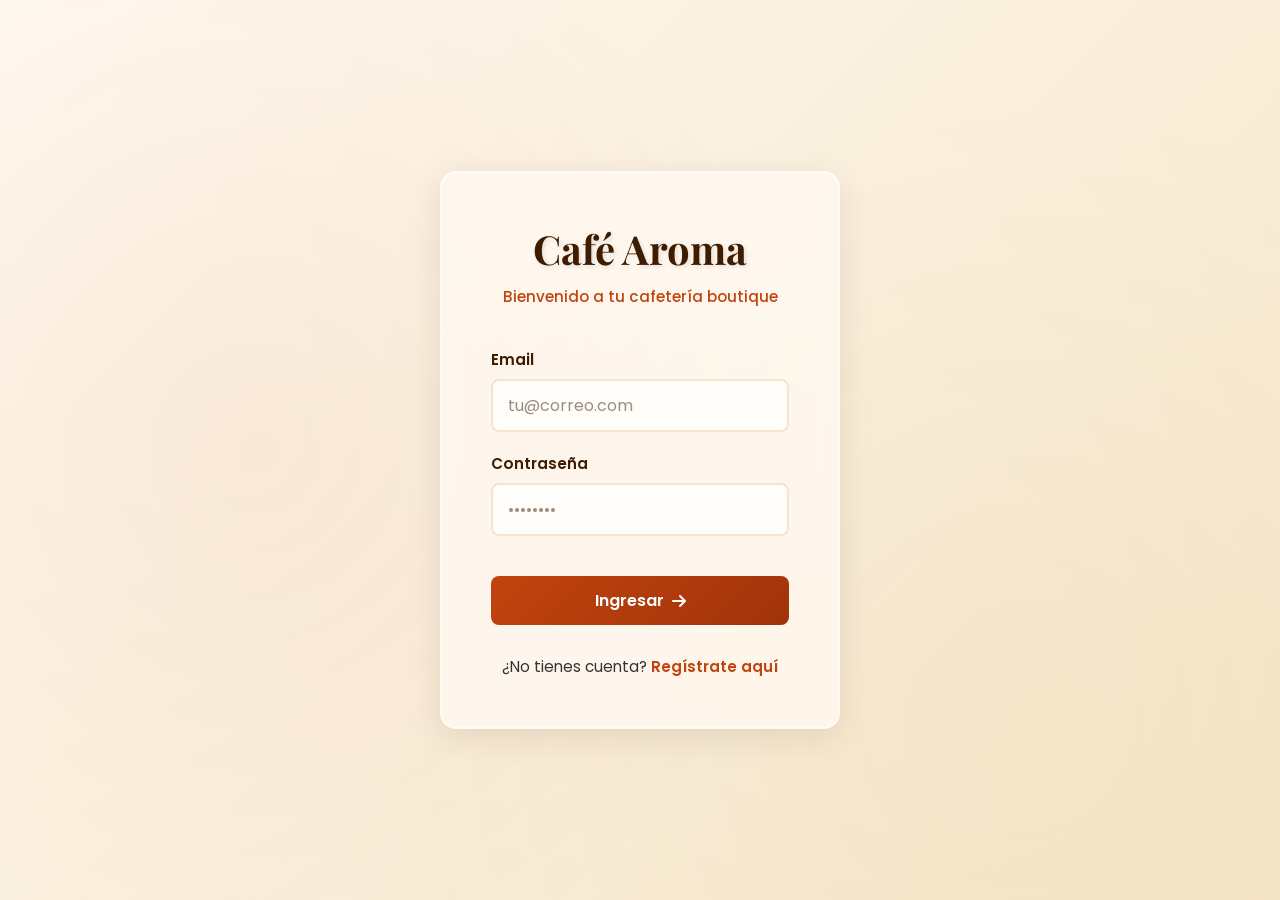
<file: index.html>
<!DOCTYPE html>
<html lang="es">
<head>
    <meta charset="UTF-8">
    <meta name="viewport" content="width=device-width, initial-scale=1.0">
    <title>Login - Café Aroma</title>
    <link rel="stylesheet" href="style.css">
    <link href="https://fonts.googleapis.com/css2?family=Playfair+Display:wght@600;700&family=Poppins:wght@400;500;600&display=swap" rel="stylesheet">
    <link rel="stylesheet" href="https://cdnjs.cloudflare.com/ajax/libs/font-awesome/6.4.0/css/all.min.css">
</head>
<body class="login-body">
    <!-- Contenedor principal de login -->
    <div class="login-container">
        <!-- Tarjeta de login con glassmorphism -->
        <div class="login-card">
            <!-- Logo y título -->
            <div class="login-header">
                <h1 class="cafe-logo">Café Aroma</h1>
                <p class="tagline">Bienvenido a tu cafetería boutique</p>
            </div>

            <!-- Formulario de login -->
            <form id="loginForm" class="login-form">
                <!-- Campo de email -->
                <div class="form-group">
                    <label for="email">Email</label>
                    <input 
                        type="email" 
                        id="email" 
                        placeholder="tu@correo.com" 
                        required
                    >
                </div>

                <!-- Campo de contraseña -->
                <div class="form-group">
                    <label for="password">Contraseña</label>
                    <input 
                        type="password" 
                        id="password" 
                        placeholder="••••••••" 
                        required
                    >
                </div>

                <!-- Botón de ingreso con animación -->
                <button type="submit" class="btn-login">
                    <span>Ingresar</span>
                    <i class="fas fa-arrow-right"></i>
                </button>
            </form>

            <!-- Link para ir a registro -->
            <div class="login-footer">
                <p>¿No tienes cuenta? <a href="register.html" class="link-register">Regístrate aquí</a></p>
            </div>
        </div>

        <!-- Tarjeta de error (inicialmente oculta) -->
        <div id="errorCard" class="error-card hidden">
            <div class="error-content">
                <i class="fas fa-lock-open"></i>
                <h3>Acceso Denegado</h3>
                <p id="errorMessage">Las credenciales no son válidas</p>
                <button onclick="closeErrorCard()" class="btn-close-error">Intentar de nuevo</button>
            </div>
        </div>

        <!-- Indicador de carga -->
        <div id="loadingSpinner" class="loading-spinner hidden">
            <div class="spinner"></div>
            <p>Verificando credenciales...</p>
        </div>
    </div>

    <!-- Base de datos local -->
    <script src="database.js"></script>
    
    <!-- Scripts de autenticación -->
    <script src="auth.js"></script>

    <script>
        // Evento al cargar la página
        document.addEventListener('DOMContentLoaded', function() {
            // Verificar si hay sesión activa
            const userRole = localStorage.getItem('userRole');
            if (userRole) {
                if (userRole === 'admin') {
                    window.location.href = 'admin.html';
                } else if (userRole === 'usuario') {
                    window.location.href = 'user.html';
                }
                return;
            }

            // Manejador del formulario de login
            const loginForm = document.getElementById('loginForm');
            if (loginForm) {
                loginForm.addEventListener('submit', handleLogin);
            } else {
                console.error('loginForm not found');
            }
        });

        // Función para cerrar la tarjeta de error
        function closeErrorCard() {
            const errorCard = document.getElementById('errorCard');
            if (errorCard) {
                errorCard.classList.add('hidden');
            }
        }
    </script>
</body>
</html>
</file>
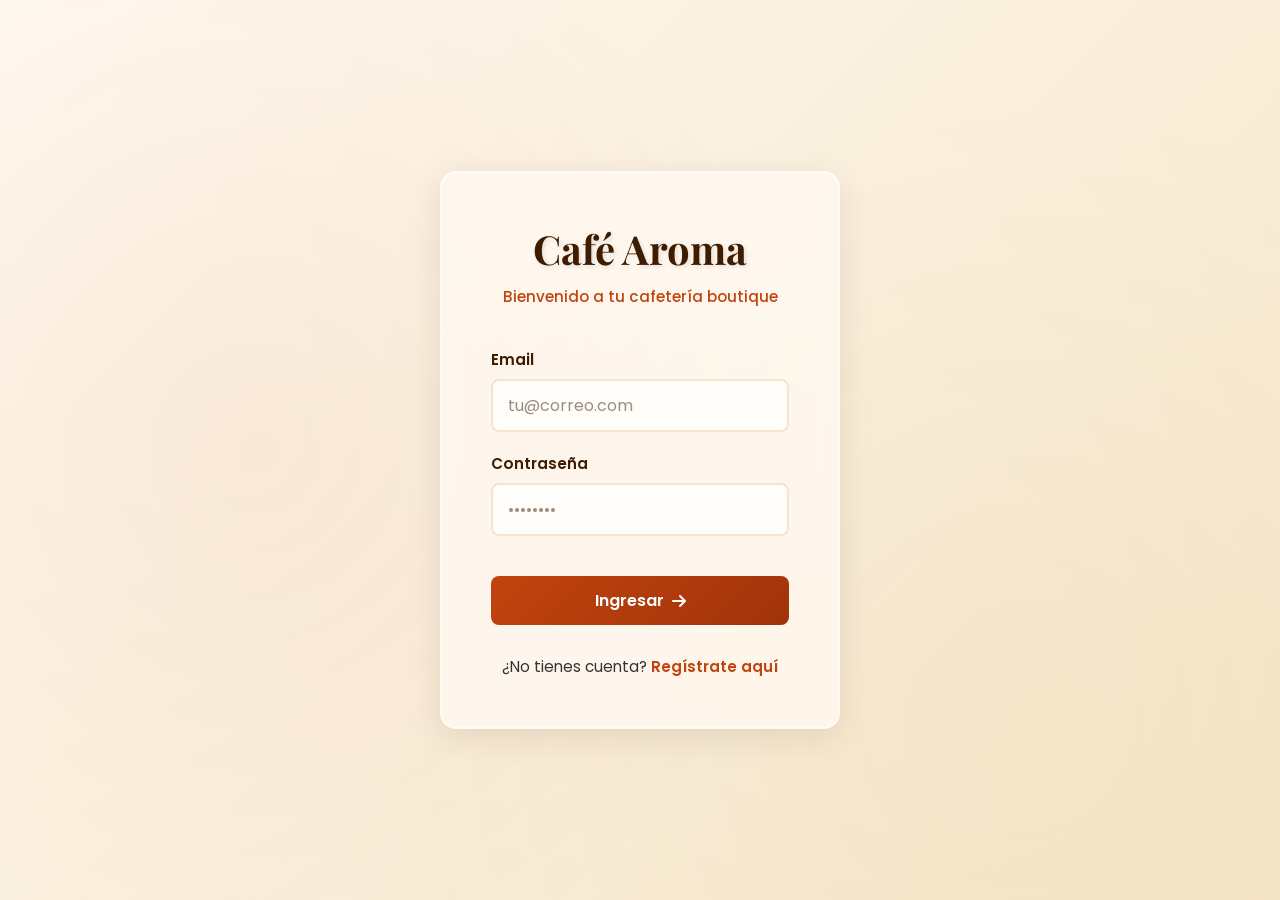
<file: admin.html>
<!DOCTYPE html>
<html lang="es">
<head>
    <meta charset="UTF-8">
    <meta name="viewport" content="width=device-width, initial-scale=1.0">
    <title>Panel Administrador - Café Aroma </title>
    <link rel="stylesheet" href="style.css">
    <link href="https://fonts.googleapis.com/css2?family=Playfair+Display:wght@600;700&family=Poppins:wght@400;500;600&display=swap" rel="stylesheet">
    <link rel="stylesheet" href="https://cdnjs.cloudflare.com/ajax/libs/font-awesome/6.4.0/css/all.min.css">
</head>
<body class="admin-body">
    <!-- Barra de navegación superior -->
    <nav class="navbar">
        <div class="navbar-content">
            <h2>Café Aroma - Panel Administrador</h2>
            <div class="navbar-actions">
                <span id="userGreeting"></span>
                <button id="logoutBtn" class="btn-logout">
                    <i class="fas fa-sign-out-alt"></i> Cerrar Sesión
                </button>
            </div>
        </div>
    </nav>

    <!-- Contenido principal -->
    <main class="admin-main">
        <!-- Saludo personalizado -->
        <section class="welcome-section">
            <h1>Bienvenido, Administrador </h1>
            <p>Panel de control y auditoría de Café Aroma</p>
        </section>

        <!-- Información de sesión (prueba de robo de ID) -->
        <section id="session-info" class="session-info-card">
            <h3>Información de Sesión Activa</h3>
            <div class="session-details">
                <p><strong>Token de Sesión:</strong></p>
                <div class="token-display">
                    <span id="sessionToken">Cargando...</span>
                    <button onclick="copySessionToken()" class="btn-copy" title="Copiar token">
                        <i class="fas fa-copy"></i>
                    </button>
                </div>
                <p class="session-warning">
                    <strong>Propósito de prueba:</strong> Si este token se usa en otro navegador, Firebase permitirá la sesión simultánea ya que no bloquea multi-sesión por defecto. Este comportamiento queda registrado en la bitácora.
                </p>
            </div>
        </section>

        <!-- Pestañas de navegación -->
        <nav class="tabs-navigation">
            <button class="tab-btn active" data-tab="usuarios">Usuarios Registrados</button>
            <button class="tab-btn" data-tab="accesos-correctos">Accesos Correctos</button>
            <button class="tab-btn" data-tab="accesos-fallidos">Accesos Fallidos</button>
            <button class="tab-btn" data-tab="cierres-sesion">Cierres de Sesión</button>
            <button class="tab-btn" data-tab="crud">Gestión de Datos (CRUD)</button>
            <button class="tab-btn" data-tab="resumen">Resumen y Análisis</button>
        </nav>

        <!-- Contenido de pestañas -->
        
        <!-- Tab: Usuarios Registrados -->
        <section id="usuarios-tab" class="tab-content active">
            <div class="section-card">
                <h2>Usuarios Registrados</h2>
                <div class="table-container">
                    <table id="usuariosTable" class="data-table">
                        <thead>
                            <tr>
                                <th>Nombre</th>
                                <th>Email</th>
                                <th>Rol</th>
                                <th>Fecha de Registro</th>
                            </tr>
                        </thead>
                        <tbody>
                            <tr>
                                <td colspan="4" style="text-align: center; color: #999;">Cargando usuarios...</td>
                            </tr>
                        </tbody>
                    </table>
                </div>
            </div>
        </section>

        <!-- Tab: Accesos Correctos -->
        <section id="accesos-correctos-tab" class="tab-content">
            <div class="section-card">
                <h2>Bitácora de Accesos Correctos</h2>
                <div class="table-container">
                    <table id="accesosCorrectosTable" class="data-table">
                        <thead>
                            <tr>
                                <th>Fecha y Hora</th>
                                <th>Usuario (Email)</th>
                                <th>Rol</th>
                                <th>ID de Sesión</th>
                                <th>Dirección IP</th>
                            </tr>
                        </thead>
                        <tbody>
                            <tr>
                                <td colspan="5" style="text-align: center; color: #999;">Cargando registros...</td>
                            </tr>
                        </tbody>
                    </table>
                </div>
            </div>
        </section>

        <!-- Tab: Accesos Fallidos -->
        <section id="accesos-fallidos-tab" class="tab-content">
            <div class="section-card">
                <h2>Bitácora de Accesos Fallidos</h2>
                <div class="table-container">
                    <table id="accesosFallidosTable" class="data-table">
                        <thead>
                            <tr>
                                <th>Fecha y Hora</th>
                                <th>Email Intentado</th>
                                <th>Motivo</th>
                                <th>Dirección IP</th>
                            </tr>
                        </thead>
                        <tbody>
                            <tr>
                                <td colspan="4" style="text-align: center; color: #999;">Cargando registros...</td>
                            </tr>
                        </tbody>
                    </table>
                </div>
            </div>
        </section>

        <!-- Tab: Cierres de Sesión -->
        <section id="cierres-sesion-tab" class="tab-content">
            <div class="section-card">
                <h2>Bitácora de Cierres de Sesión</h2>
                <div class="table-container">
                    <table id="cierresTable" class="data-table">
                        <thead>
                            <tr>
                                <th>Fecha y Hora</th>
                                <th>Usuario (Email)</th>
                                <th>Rol</th>
                                <th>Duración (minutos)</th>
                            </tr>
                        </thead>
                        <tbody>
                            <tr>
                                <td colspan="4" style="text-align: center; color: #999;">Cargando registros...</td>
                            </tr>
                        </tbody>
                    </table>
                </div>
            </div>
        </section>

        <!-- Tab: Gestión CRUD -->
        <section id="crud-tab" class="tab-content">
            <div class="section-card">
                <h2>Gestión de Datos (CRUD)</h2>
                
                <style>
                    .crud-container {
                        display: grid;
                        grid-template-columns: 1fr 1fr 1fr;
                        gap: 20px;
                        margin-top: 20px;
                    }
                    .crud-column {
                        background: #f9f9f9;
                        border: 1px solid #e0e0e0;
                        border-radius: 8px;
                        padding: 20px;
                    }
                    .crud-column h3 {
                        color: #C1440E;
                        margin-bottom: 15px;
                        font-size: 16px;
                    }
                    .crud-form-group {
                        margin-bottom: 12px;
                    }
                    .crud-form-group label {
                        display: block;
                        margin-bottom: 5px;
                        font-weight: 600;
                        font-size: 13px;
                    }
                    .crud-form-group input, .crud-form-group select {
                        width: 100%;
                        padding: 8px;
                        border: 1px solid #ddd;
                        border-radius: 4px;
                        font-family: Poppins;
                        box-sizing: border-box;
                    }
                    .crud-btn {
                        background: #C1440E;
                        color: white;
                        padding: 10px;
                        border: none;
                        border-radius: 4px;
                        cursor: pointer;
                        font-weight: 600;
                        width: 100%;
                        margin-top: 10px;
                        transition: all 0.3s;
                    }
                    .crud-btn:hover {
                        background: #A03409;
                        transform: translateY(-2px);
                    }
                    .crud-btn-delete {
                        background: #d9534f;
                    }
                    .crud-btn-delete:hover {
                        background: #c9302c;
                    }
                    .crud-table {
                        width: 100%;
                        border-collapse: collapse;
                        margin-top: 10px;
                        font-size: 13px;
                    }
                    .crud-table th, .crud-table td {
                        padding: 8px;
                        text-align: left;
                        border-bottom: 1px solid #ddd;
                    }
                    .crud-table th {
                        background: #efefef;
                        font-weight: 600;
                    }
                    .crud-message {
                        padding: 10px;
                        border-radius: 4px;
                        margin-bottom: 10px;
                        display: none;
                        font-size: 13px;
                    }
                    .crud-message.success {
                        background: #d4edda;
                        color: #155724;
                    }
                    @media (max-width: 1024px) {
                        .crud-container {
                            grid-template-columns: 1fr 1fr;
                        }
                    }
                    @media (max-width: 768px) {
                        .crud-container {
                            grid-template-columns: 1fr;
                        }
                    }
                </style>

                <div class="crud-container">
                    <!-- Columna 1: Insertar -->
                    <div class="crud-column">
                        <h3>Insertar Datos</h3>
                        <div class="crud-message success" id="insertMessage">Registro insertado</div>
                        <form onsubmit="crudInsert(event)">
                            <div class="crud-form-group">
                                <label>Nombre del Registro:</label>
                                <input type="text" id="crudName" required>
                            </div>
                            <div class="crud-form-group">
                                <label>Descripción:</label>
                                <input type="text" id="crudDesc" required>
                            </div>
                            <button type="submit" class="crud-btn">Insertar</button>
                        </form>
                    </div>

                    <!-- Columna 2: Eliminar -->
                    <div class="crud-column">
                        <h3>Eliminar Datos</h3>
                        <div class="crud-message success" id="deleteMessage">Registro eliminado</div>
                        <div class="crud-form-group">
                            <label>Selecciona un registro:</label>
                            <select id="crudDeleteSelect">
                                <option value="">-- Selecciona --</option>
                            </select>
                        </div>
                        <button class="crud-btn crud-btn-delete" onclick="crudDelete()">Eliminar</button>
                    </div>

                    <!-- Columna 3: Visualizar -->
                    <div class="crud-column">
                        <h3>Visualizar Datos</h3>
                        <table class="crud-table" id="crudViewTable">
                            <thead>
                                <tr>
                                    <th>ID</th>
                                    <th>Nombre</th>
                                    <th>Descripción</th>
                                </tr>
                            </thead>
                            <tbody>
                                <tr><td colspan="3" style="text-align: center; color: #999;">Cargando...</td></tr>
                            </tbody>
                        </table>
                    </div>
                </div>
            </div>
        </section>

        <!-- Tab: Resumen y Análisis -->
        <section id="resumen-tab" class="tab-content">
            <div class="section-card">
                <h2>Resumen de Auditoría</h2>
                
                <!-- Contadores resumen -->
                <div class="summary-counters">
                    <div class="counter-card">
                        <span class="counter-value" id="totalAccesosCorrectos">0</span>
                        <span class="counter-label">Accesos Correctos</span>
                    </div>
                    <div class="counter-card">
                        <span class="counter-value" id="totalAccesosFallos">0</span>
                        <span class="counter-label">Accesos Fallidos</span>
                    </div>
                    <div class="counter-card">
                        <span class="counter-value" id="totalCierres">0</span>
                        <span class="counter-label">Cierres de Sesión</span>
                    </div>
                </div>

                <!-- Sección informativa sobre bitácoras -->
                <div class="info-section">
                    <h3>¿Por qué son importantes las bitácoras?</h3>
                    <div class="advantages-list">
                        <div class="advantage-card">
                            <h4>1. Detección de Intrusiones</h4>
                            <p>Las bitácoras permiten identificar intentos de acceso no autorizados, patrones anormales y actividades sospechosas en tiempo real o posterior análisis.</p>
                        </div>
                        <div class="advantage-card">
                            <h4>2. Cumplimiento Normativo y Legal</h4>
                            <p>Muchas regulaciones (GDPR, HIPAA, ISO 27001) requieren mantener registros de auditoría para demostrar conformidad con políticas de seguridad.</p>
                        </div>
                        <div class="advantage-card">
                            <h4>3. Investigación de Incidentes de Seguridad</h4>
                            <p>Cuando ocurre un incidente, las bitácoras son fundamentales para reconstruir los eventos, identificar el alcance del compromiso y determinar responsabilidades.</p>
                        </div>
                        <div class="advantage-card">
                            <h4>4. Prevención de Acceso No Autorizado</h4>
                            <p>Al registrar cada intento de login (exitoso o fallido), se crea una disuasión natural y facilita identificar patrones de ataque de fuerza bruta.</p>
                        </div>
                        <div class="advantage-card">
                            <h4>5. Análisis de Comportamiento y Tendencias</h4>
                            <p>Las bitácoras permiten analizar patrones de uso, identificar horarios de mayor actividad, detectar anomalías y optimizar políticas de seguridad basadas en datos reales.</p>
                        </div>
                    </div>
                </div>
            </div>
        </section>
    </main>

    <!-- Base de datos local -->
    <script src="database.js"></script>
    
    <!-- Scripts de bitácoras y admin -->
    <script src="bitacora.js"></script>
    <script src="admin.js"></script>

    <script>
        // Variables globales para CRUD
        let crudData = [];

        function initializeCRUD() {
            const saved = localStorage.getItem('crudData');
            if (saved) {
                crudData = JSON.parse(saved);
            } else {
                crudData = [
                    { id: 1, nombre: 'Ejemplo 1', descripcion: 'Primer registro' },
                    { id: 2, nombre: 'Ejemplo 2', descripcion: 'Segundo registro' }
                ];
                saveCRUDData();
            }
            updateCRUDView();
        }

        function saveCRUDData() {
            localStorage.setItem('crudData', JSON.stringify(crudData));
        }

        function updateCRUDView() {
            // Actualizar tabla de visualización
            const tbody = document.querySelector('#crudViewTable tbody');
            if (crudData.length === 0) {
                tbody.innerHTML = '<tr><td colspan="3" style="text-align: center; color: #999;">No hay registros</td></tr>';
            } else {
                tbody.innerHTML = crudData.map(item => `
                    <tr>
                        <td>${item.id}</td>
                        <td>${item.nombre}</td>
                        <td>${item.descripcion}</td>
                    </tr>
                `).join('');
            }

            // Actualizar select de eliminación
            const deleteSelect = document.getElementById('crudDeleteSelect');
            deleteSelect.innerHTML = '<option value="">-- Selecciona --</option>';
            crudData.forEach(item => {
                deleteSelect.innerHTML += `<option value="${item.id}">${item.nombre}</option>`;
            });
        }

        function crudInsert(e) {
            e.preventDefault();
            const nombre = document.getElementById('crudName').value;
            const desc = document.getElementById('crudDesc').value;

            const newId = crudData.length > 0 ? Math.max(...crudData.map(x => x.id)) + 1 : 1;
            crudData.push({ id: newId, nombre, descripcion: desc });
            saveCRUDData();

            document.getElementById('crudName').value = '';
            document.getElementById('crudDesc').value = '';

            const msg = document.getElementById('insertMessage');
            msg.style.display = 'block';
            setTimeout(() => msg.style.display = 'none', 3000);

            updateCRUDView();
        }

        function crudDelete() {
            const selectId = document.getElementById('crudDeleteSelect').value;
            if (!selectId) {
                alert('Selecciona un registro para eliminar');
                return;
            }

            crudData = crudData.filter(item => item.id != selectId);
            saveCRUDData();

            const msg = document.getElementById('deleteMessage');
            msg.style.display = 'block';
            setTimeout(() => msg.style.display = 'none', 3000);

            updateCRUDView();
        }

        // Inicializar cuando el usuario es admin
        function initializeAdminDashboard() {
            // Mostrar nombre del usuario
            setupUserGreeting();
            displaySessionToken();

            // Inicializar CRUD
            initializeCRUD();

            // Cargar todas las bitácoras
            loadAccesosCorrectos();
            loadAccesosFallidos();
            loadCierresSesion();
            loadSummaryCounters();
            loadUsuariosRegistrados();

            // Auto-actualizar cada 30 segundos
            setInterval(() => {
                loadAccesosCorrectos();
                loadAccesosFallidos();
                loadCierresSesion();
                loadSummaryCounters();
                loadUsuariosRegistrados();
                updateCRUDView();
            }, 30000);

            // Setup tab buttons
            document.querySelectorAll('.tab-btn').forEach(button => {
                button.addEventListener('click', () => {
                    const tabName = button.getAttribute('data-tab');
                    
                    // Cambiar botón activo
                    document.querySelectorAll('.tab-btn').forEach(btn => {
                        btn.classList.remove('active');
                    });
                    button.classList.add('active');
                    
                    // Cambiar contenido activo
                    document.querySelectorAll('.tab-content').forEach(tab => {
                        tab.classList.remove('active');
                    });
                    document.getElementById(tabName + '-tab').classList.add('active');
                });
            });

            // Logout button
            const logoutBtn = document.getElementById('logoutBtn');
            if (logoutBtn) {
                logoutBtn.addEventListener('click', handleLogout);
            }
        }

        // Función para copiar el token de sesión
        function copySessionToken() {
            const token = document.getElementById('sessionToken').textContent;
            if (token && token !== 'Cargando...') {
                navigator.clipboard.writeText(token).then(() => {
                    alert('Token copiado al portapapeles. Usa este ID en otro navegador para simular robo de sesión.');
                });
            }
        }
    </script>

    <!-- Script de autenticación (después de definir funciones) -->
    <script src="auth.js"></script>
</body>
</html>
</file>
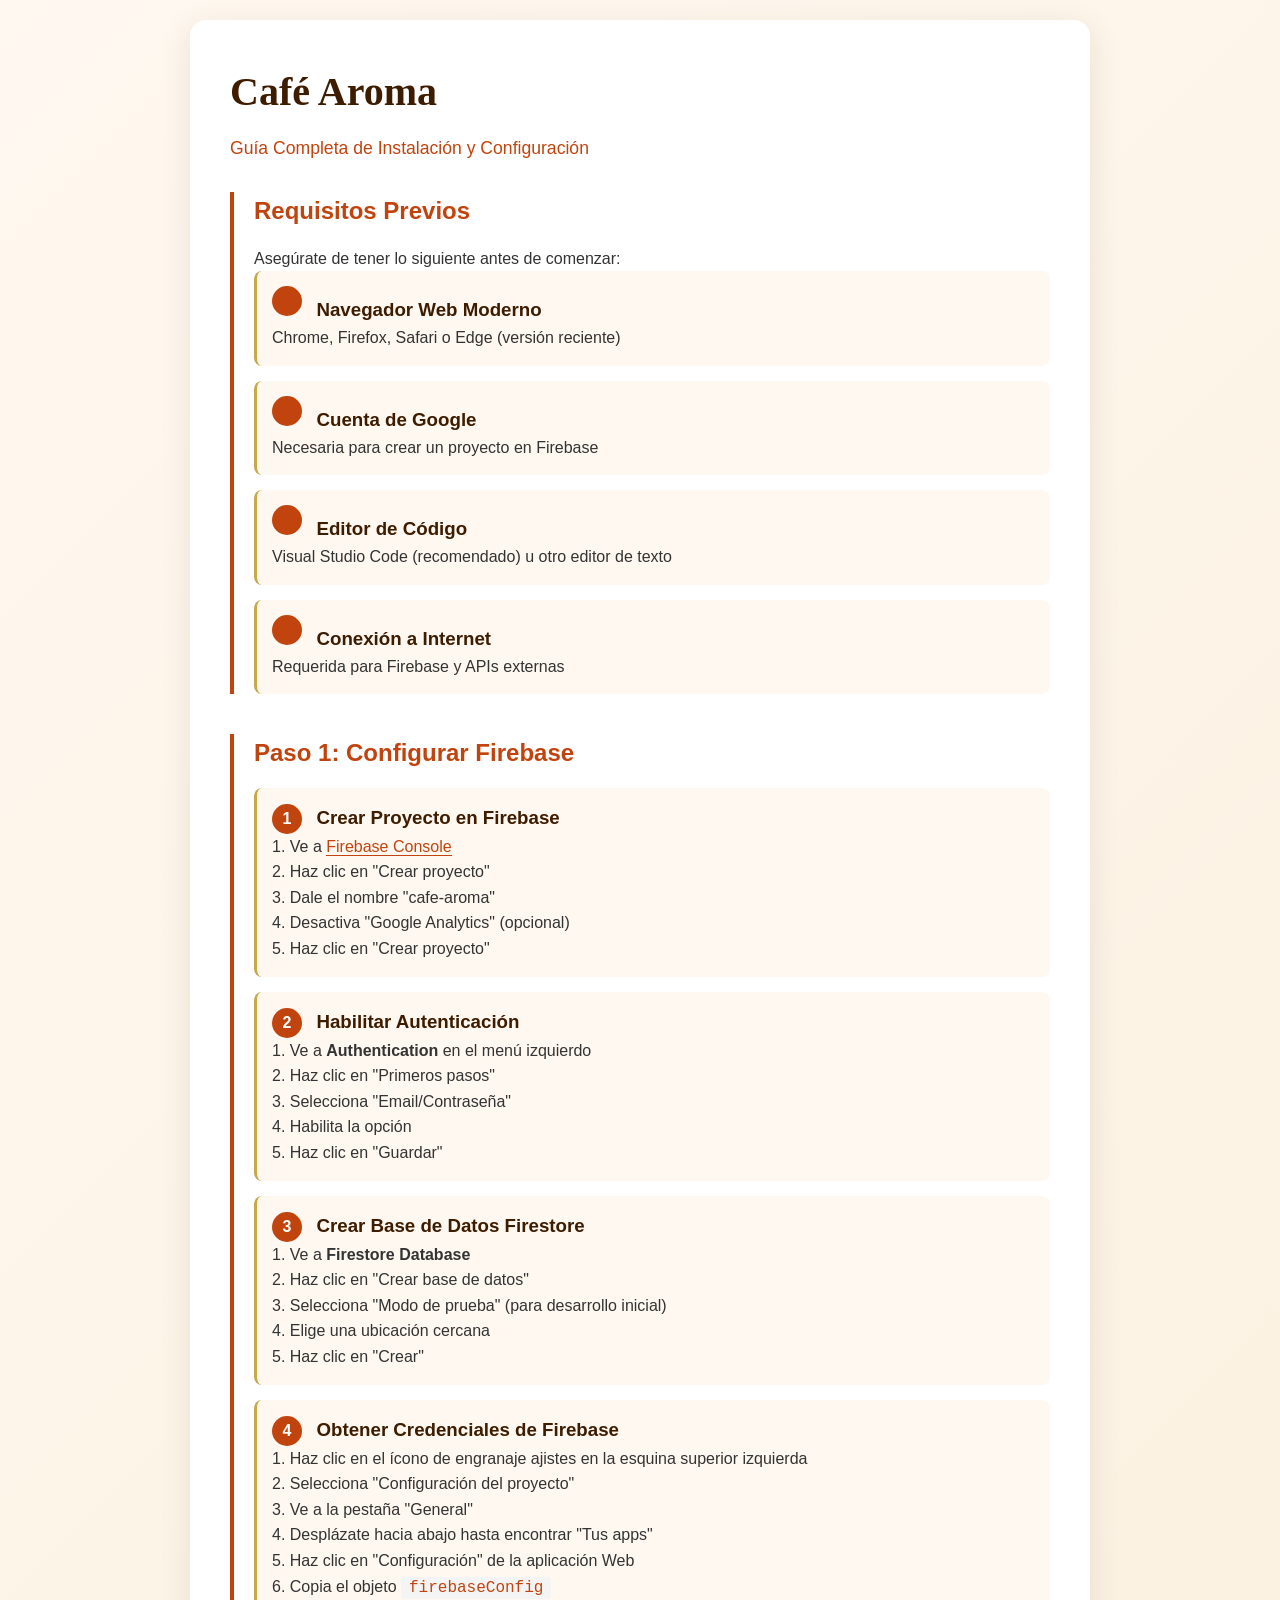
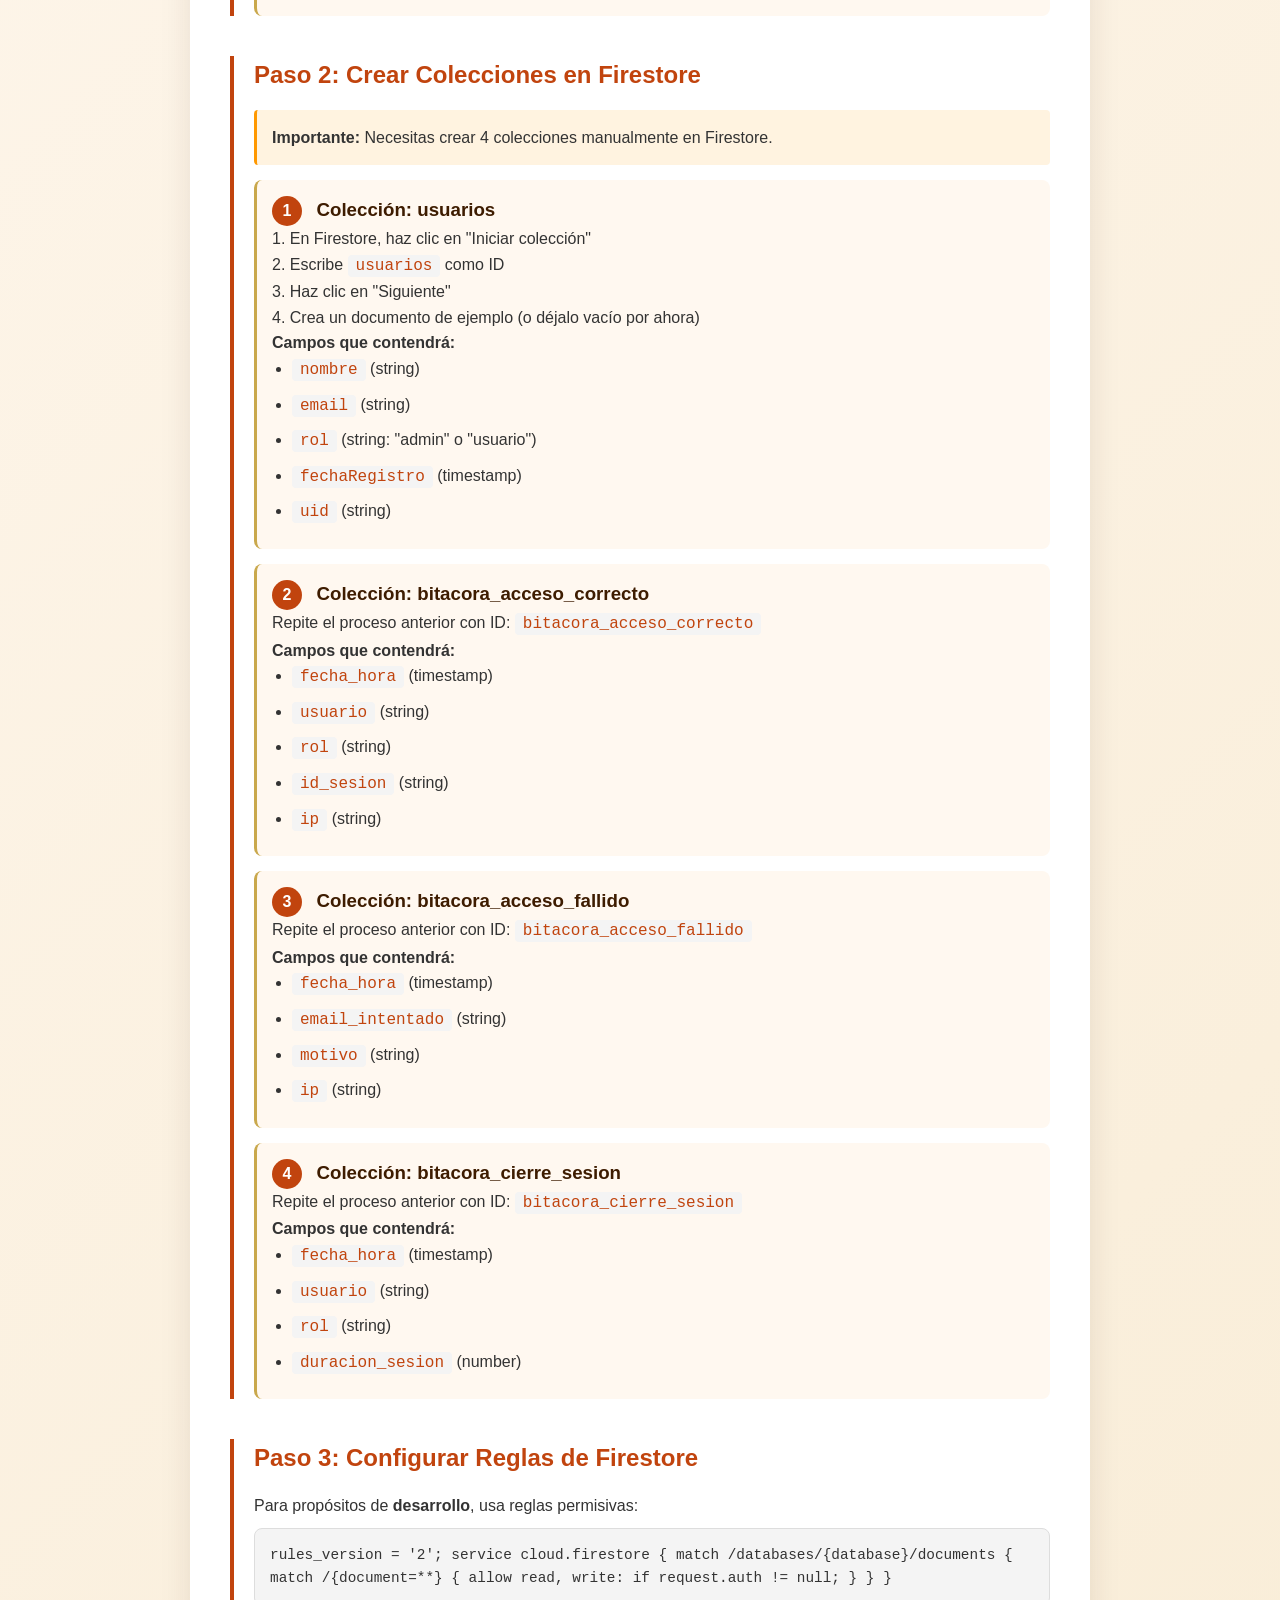
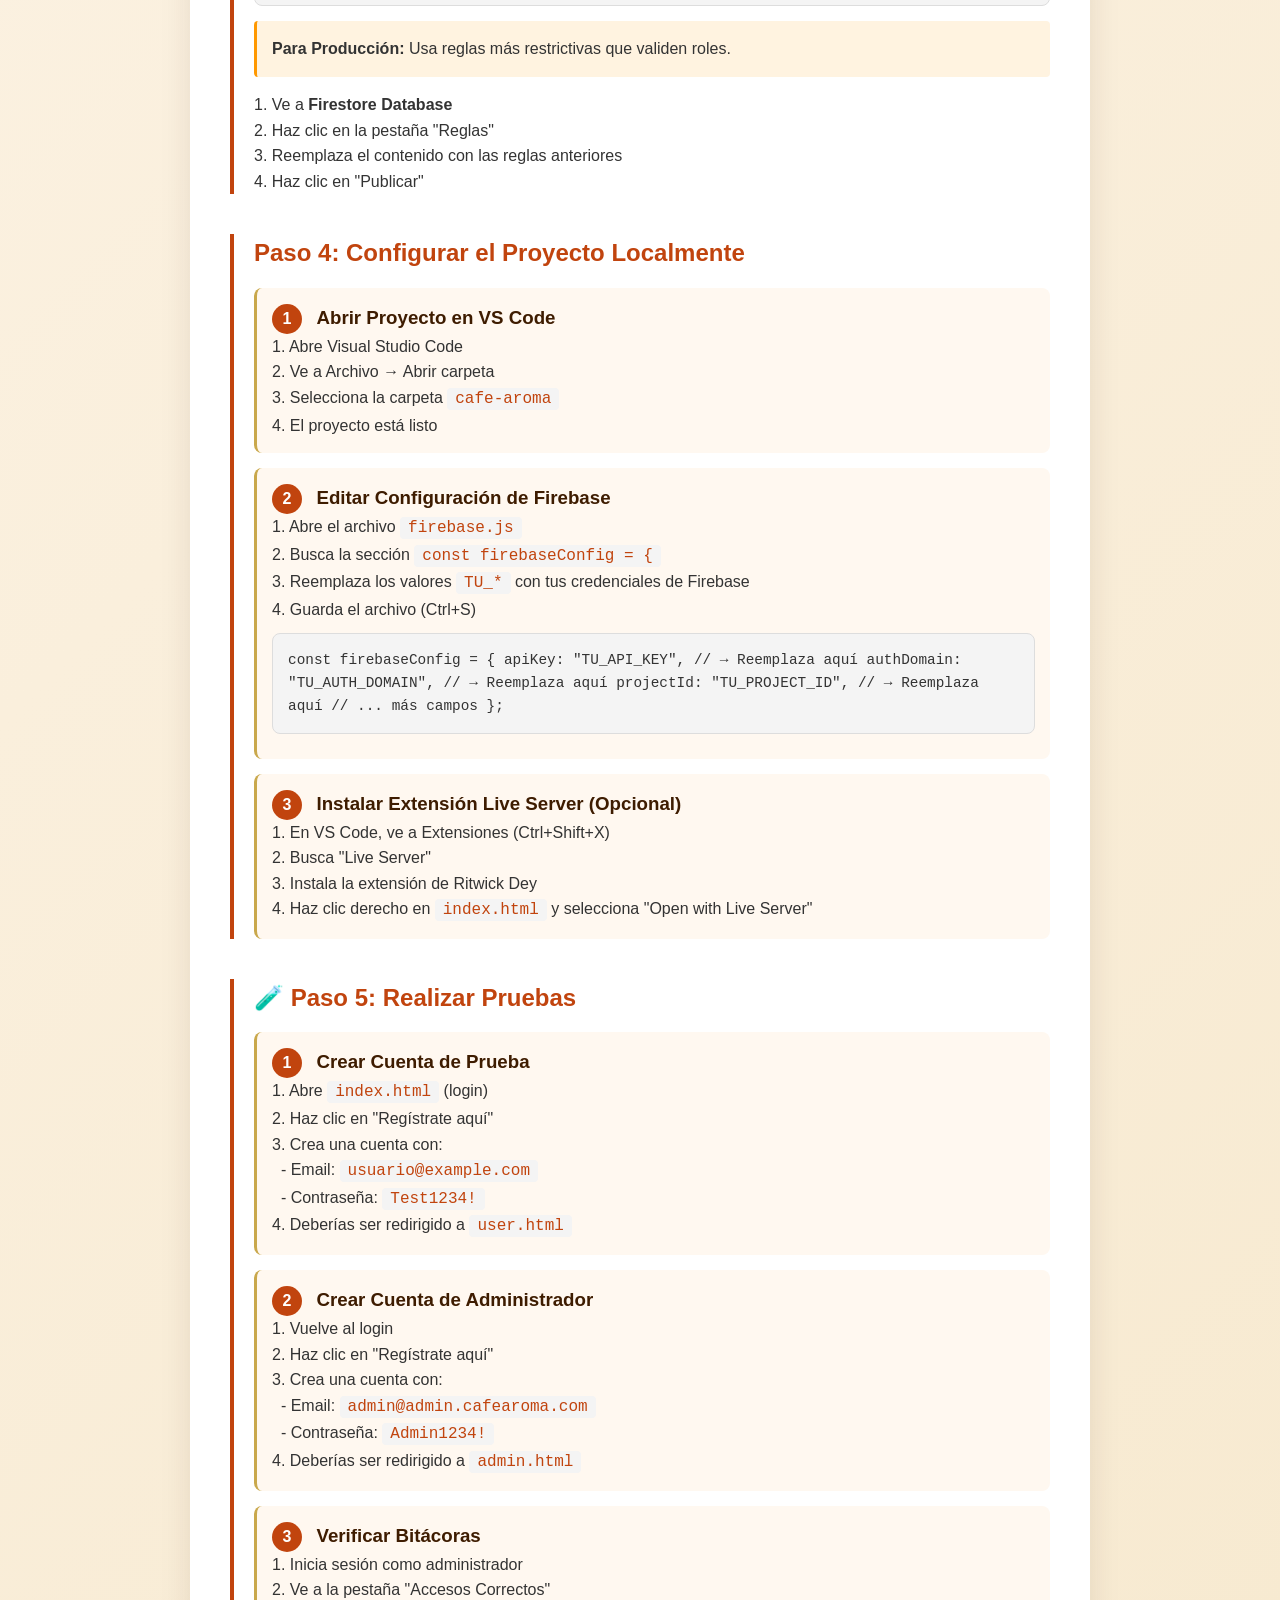
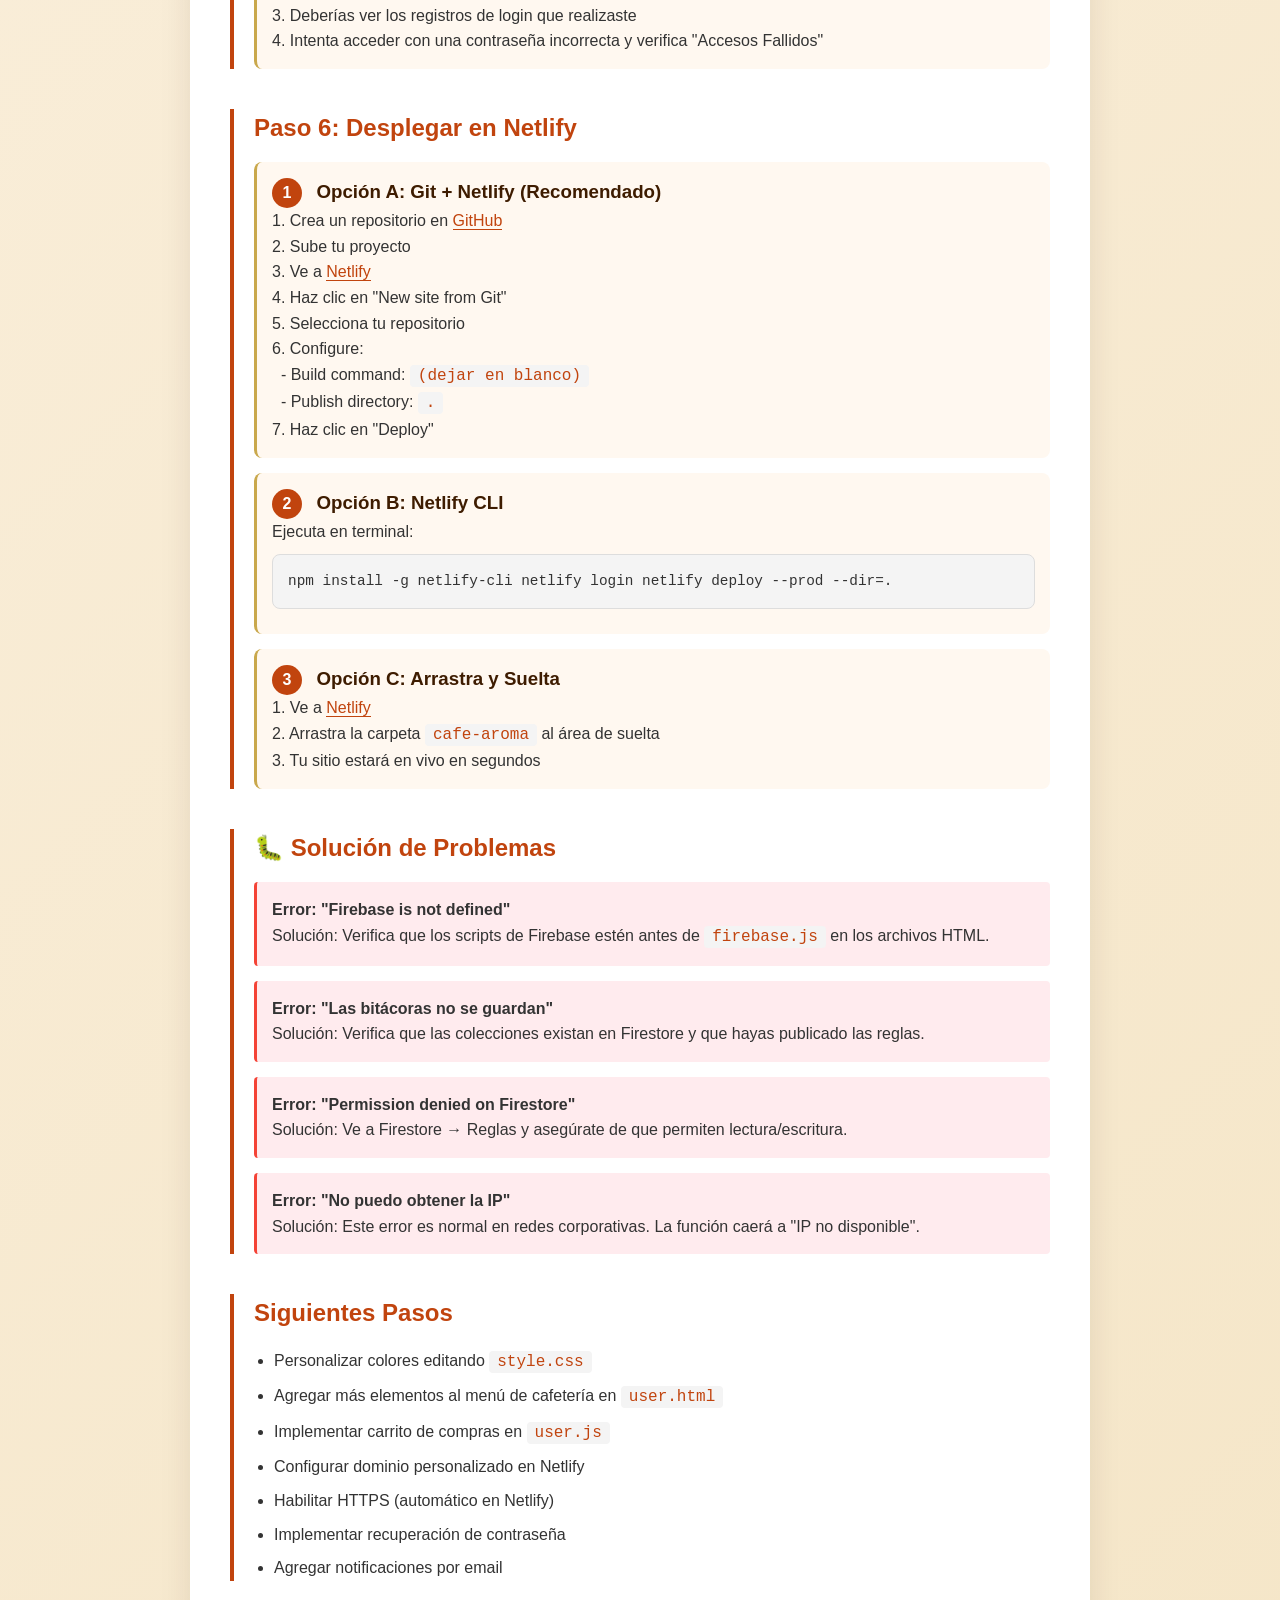
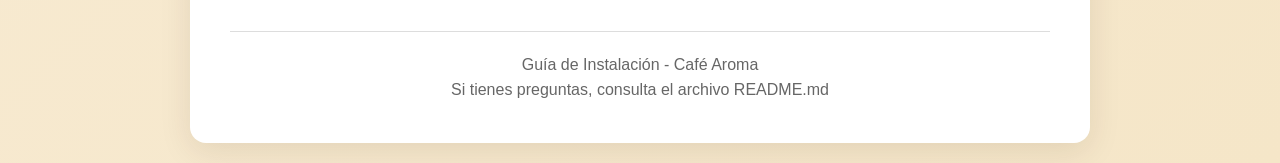
<file: GUÍA_INSTALACIÓN.html>
<!-- ==========================================
     GUÍA DE INSTALACIÓN - CAFÉ AROMA
     Instrucciones paso a paso para comenzar
     ========================================== -->

<!DOCTYPE html>
<html lang="es">
<head>
    <meta charset="UTF-8">
    <meta name="viewport" content="width=device-width, initial-scale=1.0">
    <title>Guía de Instalación - Café Aroma</title>
    <style>
        * {
            margin: 0;
            padding: 0;
            box-sizing: border-box;
        }
        
        body {
            font-family: 'Poppins', sans-serif;
            line-height: 1.6;
            color: #333;
            background: linear-gradient(135deg, #FFF8F0 0%, #F5E6C8 100%);
            padding: 20px;
        }
        
        .container {
            max-width: 900px;
            margin: 0 auto;
            background: white;
            border-radius: 16px;
            padding: 40px;
            box-shadow: 0 8px 32px rgba(62, 28, 0, 0.1);
        }
        
        h1 {
            font-family: 'Playfair Display', serif;
            color: #3E1C00;
            margin-bottom: 10px;
            font-size: 2.5rem;
        }
        
        .subtitle {
            color: #C1440E;
            margin-bottom: 30px;
            font-size: 1.1rem;
        }
        
        .section {
            margin-bottom: 40px;
            border-left: 4px solid #C1440E;
            padding-left: 20px;
        }
        
        .section h2 {
            color: #C1440E;
            margin-bottom: 15px;
            font-size: 1.5rem;
        }
        
        .step {
            background: #FFF8F0;
            border-radius: 8px;
            padding: 15px;
            margin-bottom: 15px;
            border-left: 3px solid #C9A84C;
        }
        
        .step-number {
            display: inline-block;
            background: #C1440E;
            color: white;
            width: 30px;
            height: 30px;
            border-radius: 50%;
            text-align: center;
            line-height: 30px;
            margin-right: 10px;
            font-weight: bold;
        }
        
        .step h3 {
            color: #3E1C00;
            margin: 10px 0;
            display: inline;
        }
        
        code {
            background: #f4f4f4;
            padding: 2px 8px;
            border-radius: 4px;
            font-family: 'Courier New', monospace;
            color: #C1440E;
        }
        
        .code-block {
            background: #f4f4f4;
            border: 1px solid #ddd;
            border-radius: 8px;
            padding: 15px;
            margin: 10px 0;
            overflow-x: auto;
            font-family: 'Courier New', monospace;
            font-size: 0.9rem;
        }
        
        .success {
            background: #E8F5E9;
            border-left: 3px solid #4CAF50;
            padding: 15px;
            border-radius: 4px;
            margin: 15px 0;
        }
        
        .warning {
            background: #FFF3E0;
            border-left: 3px solid #FF9800;
            padding: 15px;
            border-radius: 4px;
            margin: 15px 0;
        }
        
        .error {
            background: #FFEBEE;
            border-left: 3px solid #F44336;
            padding: 15px;
            border-radius: 4px;
            margin: 15px 0;
        }
        
        ul, ol {
            margin-left: 20px;
        }
        
        li {
            margin-bottom: 8px;
        }
        
        a {
            color: #C1440E;
            text-decoration: none;
            border-bottom: 1px solid #C1440E;
        }
        
        a:hover {
            color: #3E1C00;
            border-bottom-color: #3E1C00;
        }
        
        .footer {
            text-align: center;
            margin-top: 50px;
            padding-top: 20px;
            border-top: 1px solid #ddd;
            color: #666;
        }
        
        @media (max-width: 768px) {
            .container {
                padding: 20px;
            }
            
            h1 {
                font-size: 1.8rem;
            }
        }
    </style>
</head>
<body>
    <div class="container">
        <h1>Café Aroma</h1>
        <p class="subtitle">Guía Completa de Instalación y Configuración</p>

        <!-- SECCIÓN 1: REQUISITOS -->
        <div class="section">
            <h2>Requisitos Previos</h2>
            
            <p>Asegúrate de tener lo siguiente antes de comenzar:</p>
            
            <div class="step">
                <span class="step-number"></span>
                <h3>Navegador Web Moderno</h3>
                <p>Chrome, Firefox, Safari o Edge (versión reciente)</p>
            </div>
            
            <div class="step">
                <span class="step-number"></span>
                <h3>Cuenta de Google</h3>
                <p>Necesaria para crear un proyecto en Firebase</p>
            </div>
            
            <div class="step">
                <span class="step-number"></span>
                <h3>Editor de Código</h3>
                <p>Visual Studio Code (recomendado) u otro editor de texto</p>
            </div>
            
            <div class="step">
                <span class="step-number"></span>
                <h3>Conexión a Internet</h3>
                <p>Requerida para Firebase y APIs externas</p>
            </div>
        </div>

        <!-- SECCIÓN 2: CONFIGURACIÓN DE FIREBASE -->
        <div class="section">
            <h2>Paso 1: Configurar Firebase</h2>
            
            <div class="step">
                <span class="step-number">1</span>
                <h3>Crear Proyecto en Firebase</h3>
                <p>
                    1. Ve a <a href="https://console.firebase.google.com/" target="_blank">Firebase Console</a><br>
                    2. Haz clic en "Crear proyecto"<br>
                    3. Dale el nombre "cafe-aroma"<br>
                    4. Desactiva "Google Analytics" (opcional)<br>
                    5. Haz clic en "Crear proyecto"
                </p>
            </div>
            
            <div class="step">
                <span class="step-number">2</span>
                <h3>Habilitar Autenticación</h3>
                <p>
                    1. Ve a <strong>Authentication</strong> en el menú izquierdo<br>
                    2. Haz clic en "Primeros pasos"<br>
                    3. Selecciona "Email/Contraseña"<br>
                    4. Habilita la opción<br>
                    5. Haz clic en "Guardar"
                </p>
            </div>
            
            <div class="step">
                <span class="step-number">3</span>
                <h3>Crear Base de Datos Firestore</h3>
                <p>
                    1. Ve a <strong>Firestore Database</strong><br>
                    2. Haz clic en "Crear base de datos"<br>
                    3. Selecciona "Modo de prueba" (para desarrollo inicial)<br>
                    4. Elige una ubicación cercana<br>
                    5. Haz clic en "Crear"
                </p>
            </div>
            
            <div class="step">
                <span class="step-number">4</span>
                <h3>Obtener Credenciales de Firebase</h3>
                <p>
                    1. Haz clic en el ícono de engranaje ajistes en la esquina superior izquierda<br>
                    2. Selecciona "Configuración del proyecto"<br>
                    3. Ve a la pestaña "General"<br>
                    4. Desplázate hacia abajo hasta encontrar "Tus apps"<br>
                    5. Haz clic en "Configuración" de la aplicación Web<br>
                    6. Copia el objeto <code>firebaseConfig</code>
                </p>
            </div>
        </div>

        <!-- SECCIÓN 3: CREAR COLECCIONES -->
        <div class="section">
            <h2>Paso 2: Crear Colecciones en Firestore</h2>
            
            <div class="warning">
                <strong>Importante:</strong> Necesitas crear 4 colecciones manualmente en Firestore.
            </div>
            
            <div class="step">
                <span class="step-number">1</span>
                <h3>Colección: usuarios</h3>
                <p>
                    1. En Firestore, haz clic en "Iniciar colección"<br>
                    2. Escribe <code>usuarios</code> como ID<br>
                    3. Haz clic en "Siguiente"<br>
                    4. Crea un documento de ejemplo (o déjalo vacío por ahora)<br>
                    <strong>Campos que contendrá:</strong>
                </p>
                <ul>
                    <li><code>nombre</code> (string)</li>
                    <li><code>email</code> (string)</li>
                    <li><code>rol</code> (string: "admin" o "usuario")</li>
                    <li><code>fechaRegistro</code> (timestamp)</li>
                    <li><code>uid</code> (string)</li>
                </ul>
            </div>
            
            <div class="step">
                <span class="step-number">2</span>
                <h3>Colección: bitacora_acceso_correcto</h3>
                <p>
                    Repite el proceso anterior con ID: <code>bitacora_acceso_correcto</code><br>
                    <strong>Campos que contendrá:</strong>
                </p>
                <ul>
                    <li><code>fecha_hora</code> (timestamp)</li>
                    <li><code>usuario</code> (string)</li>
                    <li><code>rol</code> (string)</li>
                    <li><code>id_sesion</code> (string)</li>
                    <li><code>ip</code> (string)</li>
                </ul>
            </div>
            
            <div class="step">
                <span class="step-number">3</span>
                <h3>Colección: bitacora_acceso_fallido</h3>
                <p>
                    Repite el proceso anterior con ID: <code>bitacora_acceso_fallido</code><br>
                    <strong>Campos que contendrá:</strong>
                </p>
                <ul>
                    <li><code>fecha_hora</code> (timestamp)</li>
                    <li><code>email_intentado</code> (string)</li>
                    <li><code>motivo</code> (string)</li>
                    <li><code>ip</code> (string)</li>
                </ul>
            </div>
            
            <div class="step">
                <span class="step-number">4</span>
                <h3>Colección: bitacora_cierre_sesion</h3>
                <p>
                    Repite el proceso anterior con ID: <code>bitacora_cierre_sesion</code><br>
                    <strong>Campos que contendrá:</strong>
                </p>
                <ul>
                    <li><code>fecha_hora</code> (timestamp)</li>
                    <li><code>usuario</code> (string)</li>
                    <li><code>rol</code> (string)</li>
                    <li><code>duracion_sesion</code> (number)</li>
                </ul>
            </div>
        </div>

        <!-- SECCIÓN 4: CONFIGURAR REGLAS -->
        <div class="section">
            <h2>Paso 3: Configurar Reglas de Firestore</h2>
            
            <p>Para propósitos de <strong>desarrollo</strong>, usa reglas permisivas:</p>
            
            <div class="code-block">
rules_version = '2';
service cloud.firestore {
  match /databases/{database}/documents {
    match /{document=**} {
      allow read, write: if request.auth != null;
    }
  }
}
            </div>
            
            <div class="warning">
                <strong>Para Producción:</strong> Usa reglas más restrictivas que validen roles.
            </div>
            
            <p>
                1. Ve a <strong>Firestore Database</strong><br>
                2. Haz clic en la pestaña "Reglas"<br>
                3. Reemplaza el contenido con las reglas anteriores<br>
                4. Haz clic en "Publicar"
            </p>
        </div>

        <!-- SECCIÓN 5: CONFIGURAR PROYECTO -->
        <div class="section">
            <h2>Paso 4: Configurar el Proyecto Localmente</h2>
            
            <div class="step">
                <span class="step-number">1</span>
                <h3>Abrir Proyecto en VS Code</h3>
                <p>
                    1. Abre Visual Studio Code<br>
                    2. Ve a Archivo → Abrir carpeta<br>
                    3. Selecciona la carpeta <code>cafe-aroma</code><br>
                    4. El proyecto está listo
                </p>
            </div>
            
            <div class="step">
                <span class="step-number">2</span>
                <h3>Editar Configuración de Firebase</h3>
                <p>
                    1. Abre el archivo <code>firebase.js</code><br>
                    2. Busca la sección <code>const firebaseConfig = {</code><br>
                    3. Reemplaza los valores <code>TU_*</code> con tus credenciales de Firebase<br>
                    4. Guarda el archivo (Ctrl+S)
                </p>
                <div class="code-block">const firebaseConfig = {
    apiKey: "TU_API_KEY",           // → Reemplaza aquí
    authDomain: "TU_AUTH_DOMAIN",   // → Reemplaza aquí
    projectId: "TU_PROJECT_ID",     // → Reemplaza aquí
    // ... más campos
};</div>
            </div>
            
            <div class="step">
                <span class="step-number">3</span>
                <h3>Instalar Extensión Live Server (Opcional)</h3>
                <p>
                    1. En VS Code, ve a Extensiones (Ctrl+Shift+X)<br>
                    2. Busca "Live Server"<br>
                    3. Instala la extensión de Ritwick Dey<br>
                    4. Haz clic derecho en <code>index.html</code> y selecciona "Open with Live Server"
                </p>
            </div>
        </div>

        <!-- SECCIÓN 6: PRUEBAS -->
        <div class="section">
            <h2>🧪 Paso 5: Realizar Pruebas</h2>
            
            <div class="step">
                <span class="step-number">1</span>
                <h3>Crear Cuenta de Prueba</h3>
                <p>
                    1. Abre <code>index.html</code> (login)<br>
                    2. Haz clic en "Regístrate aquí"<br>
                    3. Crea una cuenta con:<br>
                    &nbsp;&nbsp;- Email: <code>usuario@example.com</code><br>
                    &nbsp;&nbsp;- Contraseña: <code>Test1234!</code><br>
                    4. Deberías ser redirigido a <code>user.html</code>
                </p>
            </div>
            
            <div class="step">
                <span class="step-number">2</span>
                <h3>Crear Cuenta de Administrador</h3>
                <p>
                    1. Vuelve al login<br>
                    2. Haz clic en "Regístrate aquí"<br>
                    3. Crea una cuenta con:<br>
                    &nbsp;&nbsp;- Email: <code>admin@admin.cafearoma.com</code><br>
                    &nbsp;&nbsp;- Contraseña: <code>Admin1234!</code><br>
                    4. Deberías ser redirigido a <code>admin.html</code>
                </p>
            </div>
            
            <div class="step">
                <span class="step-number">3</span>
                <h3>Verificar Bitácoras</h3>
                <p>
                    1. Inicia sesión como administrador<br>
                    2. Ve a la pestaña "Accesos Correctos"<br>
                    3. Deberías ver los registros de login que realizaste<br>
                    4. Intenta acceder con una contraseña incorrecta y verifica "Accesos Fallidos"
                </p>
            </div>
        </div>

        <!-- SECCIÓN 7: DESPLIEGUE -->
        <div class="section">
            <h2>Paso 6: Desplegar en Netlify</h2>
            
            <div class="step">
                <span class="step-number">1</span>
                <h3>Opción A: Git + Netlify (Recomendado)</h3>
                <p>
                    1. Crea un repositorio en <a href="https://github.com" target="_blank">GitHub</a><br>
                    2. Sube tu proyecto<br>
                    3. Ve a <a href="https://app.netlify.com" target="_blank">Netlify</a><br>
                    4. Haz clic en "New site from Git"<br>
                    5. Selecciona tu repositorio<br>
                    6. Configure:<br>
                    &nbsp;&nbsp;- Build command: <code>(dejar en blanco)</code><br>
                    &nbsp;&nbsp;- Publish directory: <code>.</code><br>
                    7. Haz clic en "Deploy"
                </p>
            </div>
            
            <div class="step">
                <span class="step-number">2</span>
                <h3>Opción B: Netlify CLI</h3>
                <p>
                    Ejecuta en terminal:
                </p>
                <div class="code-block">npm install -g netlify-cli
netlify login
netlify deploy --prod --dir=.</div>
            </div>
            
            <div class="step">
                <span class="step-number">3</span>
                <h3>Opción C: Arrastra y Suelta</h3>
                <p>
                    1. Ve a <a href="https://app.netlify.com" target="_blank">Netlify</a><br>
                    2. Arrastra la carpeta <code>cafe-aroma</code> al área de suelta<br>
                    3. Tu sitio estará en vivo en segundos
                </p>
            </div>
        </div>

        <!-- SECCIÓN 8: SOLUCIÓN DE PROBLEMAS -->
        <div class="section">
            <h2>🐛 Solución de Problemas</h2>
            
            <div class="error">
                <strong>Error: "Firebase is not defined"</strong><br>
                Solución: Verifica que los scripts de Firebase estén antes de <code>firebase.js</code> en los archivos HTML.
            </div>
            
            <div class="error">
                <strong>Error: "Las bitácoras no se guardan"</strong><br>
                Solución: Verifica que las colecciones existan en Firestore y que hayas publicado las reglas.
            </div>
            
            <div class="error">
                <strong>Error: "Permission denied on Firestore"</strong><br>
                Solución: Ve a Firestore → Reglas y asegúrate de que permiten lectura/escritura.
            </div>
            
            <div class="error">
                <strong>Error: "No puedo obtener la IP"</strong><br>
                Solución: Este error es normal en redes corporativas. La función caerá a "IP no disponible".
            </div>
        </div>

        <!-- SECCIÓN 9: SIGUIENTES PASOS -->
        <div class="section">
            <h2>Siguientes Pasos</h2>
            
            <ul>
                <li>Personalizar colores editando <code>style.css</code></li>
                <li>Agregar más elementos al menú de cafetería en <code>user.html</code></li>
                <li>Implementar carrito de compras en <code>user.js</code></li>
                <li>Configurar dominio personalizado en Netlify</li>
                <li>Habilitar HTTPS (automático en Netlify)</li>
                <li>Implementar recuperación de contraseña</li>
                <li>Agregar notificaciones por email</li>
            </ul>
        </div>

        <!-- FOOTER -->
        <div class="footer">
            <p>Guía de Instalación - Café Aroma</p>
            <p>Si tienes preguntas, consulta el archivo README.md</p>
        </div>
    </div>
</body>
</html>
</file>
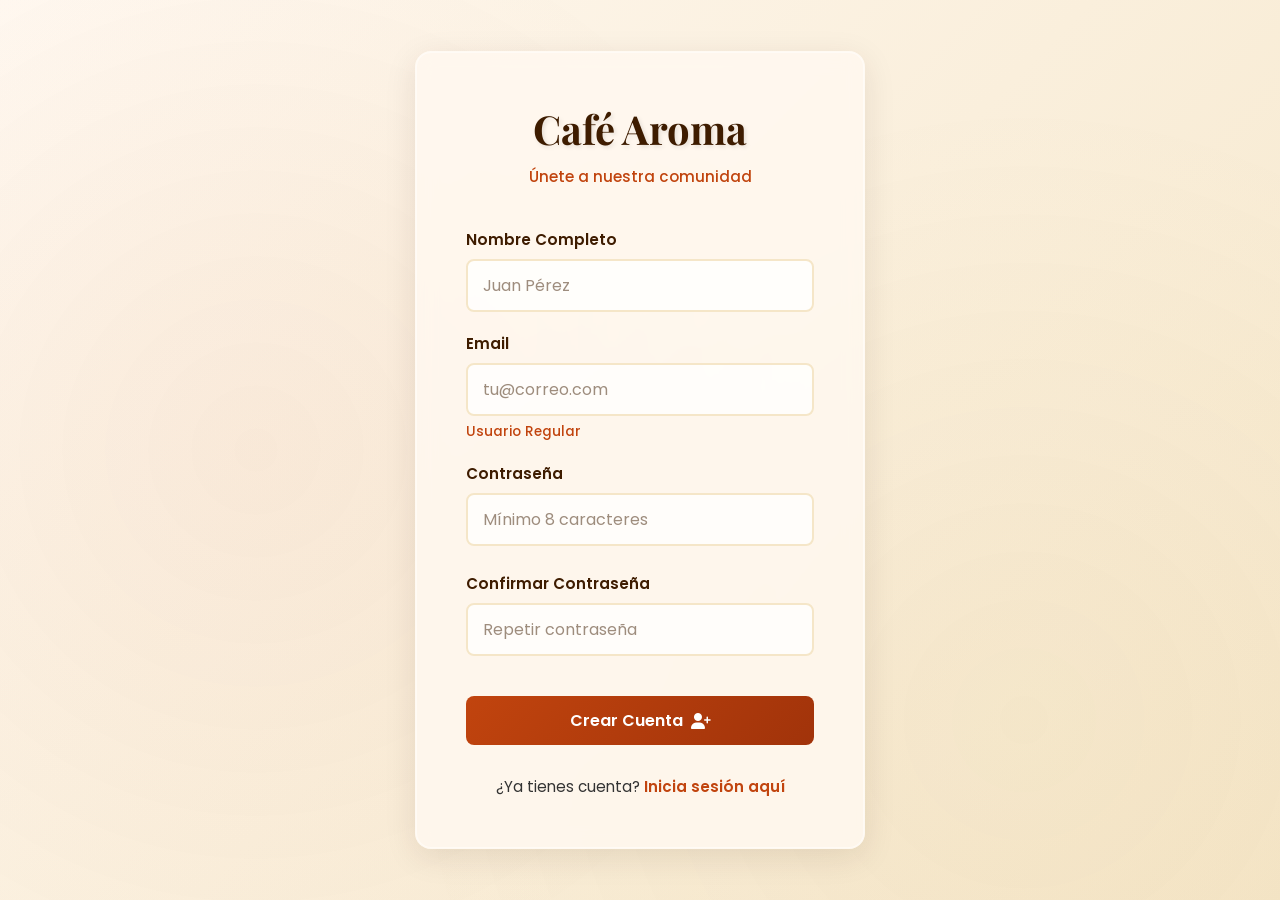
<file: register.html>
<!DOCTYPE html>
<html lang="es">
<head>
    <meta charset="UTF-8">
    <meta name="viewport" content="width=device-width, initial-scale=1.0">
    <title>Registro - Café Aroma</title>
    <link rel="stylesheet" href="style.css">
    <link href="https://fonts.googleapis.com/css2?family=Playfair+Display:wght@600;700&family=Poppins:wght@400;500;600&display=swap" rel="stylesheet">
    <link rel="stylesheet" href="https://cdnjs.cloudflare.com/ajax/libs/font-awesome/6.4.0/css/all.min.css">
</head>
<body class="register-body">
    <!-- Contenedor principal de registro -->
    <div class="register-container">
        <!-- Tarjeta de registro con glassmorphism -->
        <div class="register-card">
            <!-- Logo y título -->
            <div class="register-header">
                <h1 class="cafe-logo">Café Aroma</h1>
                <p class="tagline">Únete a nuestra comunidad</p>
            </div>

            <!-- Formulario de registro -->
            <form id="registerForm" class="register-form">
                <!-- Campo de nombre completo -->
                <div class="form-group">
                    <label for="fullName">Nombre Completo</label>
                    <input 
                        type="text" 
                        id="fullName" 
                        placeholder="Juan Pérez" 
                        required
                    >
                </div>

                <!-- Campo de email -->
                <div class="form-group">
                    <label for="registerEmail">Email</label>
                    <input 
                        type="email" 
                        id="registerEmail" 
                        placeholder="tu@correo.com" 
                        required
                    >
                    <small id="roleIndicator" class="role-indicator">Usuario Regular</small>
                </div>

                <!-- Campo de contraseña -->
                <div class="form-group">
                    <label for="registerPassword">Contraseña</label>
                    <input 
                        type="password" 
                        id="registerPassword" 
                        placeholder="Mínimo 8 caracteres" 
                        required
                    >
                    <small id="passwordStrength" class="password-strength"></small>
                </div>

                <!-- Campo de confirmar contraseña -->
                <div class="form-group">
                    <label for="confirmPassword">Confirmar Contraseña</label>
                    <input 
                        type="password" 
                        id="confirmPassword" 
                        placeholder="Repetir contraseña" 
                        required
                    >
                </div>

                <!-- Botón de registro -->
                <button type="submit" class="btn-register">
                    <span>Crear Cuenta</span>
                    <i class="fas fa-user-plus"></i>
                </button>
            </form>

            <!-- Link para volver a login -->
            <div class="register-footer">
                <p>¿Ya tienes cuenta? <a href="index.html" class="link-login">Inicia sesión aquí</a></p>
            </div>
        </div>

        <!-- Tarjeta de éxito (inicialmente oculta) -->
        <div id="successCard" class="success-card hidden">
            <div class="success-content">
                <i class="fas fa-check-circle"></i>
                <h3>Cuenta Creada Exitosamente</h3>
                <p>Tu cuenta ha sido registrada. Redirigiendo al login...</p>
            </div>
        </div>

        <!-- Tarjeta de error -->
        <div id="errorCard" class="error-card hidden">
            <div class="error-content">
                <i class="fas fa-exclamation-circle"></i>
                <h3>Error en Registro</h3>
                <p id="errorMessage">Hubo un problema</p>
                <button onclick="closeErrorCard()" class="btn-close-error">Intentar de nuevo</button>
            </div>
        </div>

        <!-- Indicador de carga -->
        <div id="loadingSpinner" class="loading-spinner hidden">
            <div class="spinner"></div>
            <p>Creando tu cuenta...</p>
        </div>
    </div>

    <!-- Base de datos local -->
    <script src="database.js"></script>
    
    <!-- Scripts de autenticación -->
    <script src="auth.js"></script>

    <script>
        // Evento al cargar la página
        document.addEventListener('DOMContentLoaded', function() {
            // Validación en tiempo real del rol según email
            const registerEmail = document.getElementById('registerEmail');
            if (registerEmail) {
                registerEmail.addEventListener('change', validateRoleIndicator);
            }
            
            // Validación de fortaleza de contraseña
            const registerPassword = document.getElementById('registerPassword');
            if (registerPassword) {
                registerPassword.addEventListener('input', validatePasswordStrength);
            }
            
            // Manejador del formulario de registro
            const registerForm = document.getElementById('registerForm');
            if (registerForm) {
                registerForm.addEventListener('submit', handleRegister);
            } else {
                console.error('registerForm not found');
            }
        });

        // Función para validar si es admin según email
        function validateRoleIndicator() {
            const email = document.getElementById('registerEmail').value;
            const indicator = document.getElementById('roleIndicator');
            
            if (email.includes('@admin.cafearoma.com')) {
                indicator.textContent = 'Administrador (detectado automáticamente)';
                indicator.style.color = '#C9A84C';
            } else {
                indicator.textContent = 'Usuario Regular';
                indicator.style.color = '#C1440E';
            }
        }

        // Función para validar fortaleza de contraseña
        function validatePasswordStrength() {
            const password = document.getElementById('registerPassword').value;
            const strengthIndicator = document.getElementById('passwordStrength');
            
            let strength = 0;
            if (password.length >= 8) strength++;
            if (/[a-z]/.test(password) && /[A-Z]/.test(password)) strength++;
            if (/\d/.test(password)) strength++;
            if (/[^a-zA-Z\d]/.test(password)) strength++;
            
            if (strength === 0) {
                strengthIndicator.textContent = '';
            } else if (strength === 1) {
                strengthIndicator.textContent = 'Débil';
                strengthIndicator.style.color = '#C1440E';
            } else if (strength === 2) {
                strengthIndicator.textContent = 'Regular';
                strengthIndicator.style.color = '#C9A84C';
            } else if (strength === 3) {
                strengthIndicator.textContent = 'Fuerte';
                strengthIndicator.style.color = '#4CAF50';
            } else {
                strengthIndicator.textContent = 'Muy Fuerte';
                strengthIndicator.style.color = '#4CAF50';
            }
        }

        // Función para cerrar la tarjeta de error
        function closeErrorCard() {
            const errorCard = document.getElementById('errorCard');
            if (errorCard) {
                errorCard.classList.add('hidden');
            }
        }
    </script>
</body>
</html>
</file>
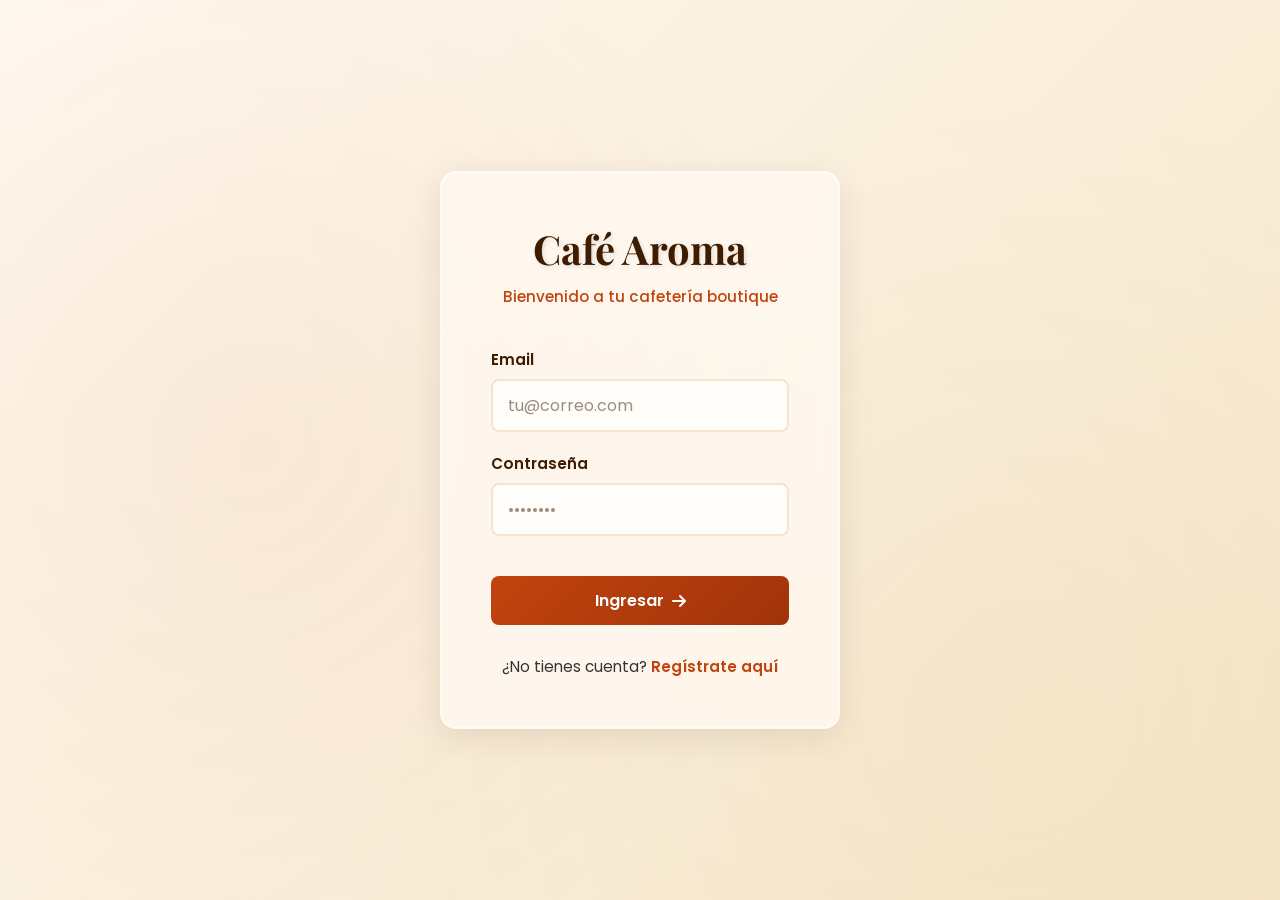
<file: user.html>
<!DOCTYPE html>
<html lang="es">
<head>
    <meta charset="UTF-8">
    <meta name="viewport" content="width=device-width, initial-scale=1.0">
    <title>Panel de Usuario - Café Aroma</title>
    <link rel="stylesheet" href="style.css">
    <link href="https://fonts.googleapis.com/css2?family=Playfair+Display:wght@700&family=Poppins:wght@400;600&display=swap" rel="stylesheet">
    <link rel="stylesheet" href="https://cdnjs.cloudflare.com/ajax/libs/font-awesome/6.4.0/css/all.min.css">
    <style>
        .dashboard-container {
            display: grid;
            grid-template-columns: 1fr 1fr 1fr;
            gap: 20px;
            margin: 30px 0;
        }
        .column {
            background: white;
            border-radius: 12px;
            padding: 20px;
            box-shadow: 0 4px 12px rgba(0,0,0,0.1);
        }
        .column h3 {
            color: #C1440E;
            margin-bottom: 15px;
            font-size: 18px;
        }
        .form-group {
            margin-bottom: 12px;
        }
        .form-group label {
            display: block;
            margin-bottom: 5px;
            font-weight: 600;
            color: #333;
        }
        .form-group input {
            width: 100%;
            padding: 8px;
            border: 1px solid #ddd;
            border-radius: 6px;
            font-family: Poppins;
            box-sizing: border-box;
        }
        .btn {
            background: #C1440E;
            color: white;
            padding: 10px 15px;
            border: none;
            border-radius: 6px;
            cursor: pointer;
            font-weight: 600;
            transition: all 0.3s;
            width: 100%;
            margin-top: 10px;
        }
        .btn:hover {
            background: #A03409;
            transform: translateY(-2px);
        }
        .btn-delete {
            background: #d9534f;
        }
        .btn-delete:hover {
            background: #c9302c;
        }
        .btn-disabled {
            background: #ccc;
            cursor: not-allowed;
        }
        .btn-disabled:hover {
            background: #ccc;
            transform: none;
        }
        .table {
            width: 100%;
            border-collapse: collapse;
            margin-top: 15px;
        }
        .table th, .table td {
            padding: 10px;
            text-align: left;
            border-bottom: 1px solid #ddd;
        }
        .table th {
            background: #f5f5f5;
            font-weight: 600;
            color: #333;
        }
        .table tr:hover {
            background: #f9f9f9;
        }
        .role-badge {
            display: inline-block;
            padding: 8px 16px;
            border-radius: 20px;
            font-weight: 600;
            margin: 15px 0;
        }
        .role-admin {
            background: #d4edda;
            color: #155724;
        }
        .role-user {
            background: #fff3cd;
            color: #856404;
        }
        .no-permission {
            background: #f8d7da;
            color: #721c24;
            padding: 15px;
            border-radius: 6px;
            margin: 15px 0;
            text-align: center;
            font-weight: 600;
        }
        .success {
            background: #d4edda;
            color: #155724;
            padding: 10px;
            border-radius: 6px;
            margin-bottom: 10px;
            display: none;
        }
        select {
            width: 100%;
            padding: 8px;
            margin: 10px 0;
            border-radius: 6px;
            border: 1px solid #ddd;
            font-family: Poppins;
        }
        @media (max-width: 768px) {
            .dashboard-container {
                grid-template-columns: 1fr;
            }
        }
    </style>
</head>
<body class="user-body">
    <!-- Barra de navegación superior -->
    <nav class="navbar">
        <div class="navbar-content">
            <h2>Café Aroma</h2>
            <div class="navbar-actions">
                <span id="userGreeting">Cargando...</span>
                <button id="logoutBtn" class="btn-logout">
                    <i class="fas fa-sign-out-alt"></i> Cerrar Sesión
                </button>
            </div>
        </div>
    </nav>

    <!-- Contenido principal -->
    <main class="user-main">
        <section class="welcome-section">
            <h1>Panel de Control</h1>
            
            <!-- Información del Perfil -->
            <div style="text-align: center; margin: 20px 0;">
                <p style="font-size: 16px; margin-bottom: 10px;">Tu Perfil:</p>
                <span id="profileBadge" class="role-badge">Cargando...</span>
                <p id="permissionsText" style="font-size: 14px; color: #666; margin-top: 10px;"></p>
            </div>
        </section>

        <!-- DASHBOARD CRUD -->
        <div class="dashboard-container">
            <!-- COLUMNA 1: INSERTAR -->
            <div class="column" id="columna-insertar">
                <h3>Insertar Información</h3>
                <div id="insertColumn">
                    <!-- Se llenará con JavaScript -->
                </div>
            </div>

            <!-- COLUMNA 2: ELIMINAR -->
            <div class="column" id="columna-eliminar">
                <h3>Eliminar Información</h3>
                <div id="deleteColumn">
                    <!-- Se llenará con JavaScript -->
                </div>
            </div>

            <!-- COLUMNA 3: VISUALIZAR -->
            <div class="column" id="columna-visualizar">
                <h3>Visualizar Información</h3>
                <div id="viewColumn">
                    <!-- Se llenará con JavaScript -->
                </div>
            </div>
        </div>

        <!-- Información de sesión -->
        <section id="session-info" class="session-info-card">
            <h3>Información de Sesión</h3>
            <div class="session-details">
                <p><strong>Token de Sesión:</strong></p>
                <div class="token-display">
                    <span id="sessionToken">Cargando...</span>
                    <button onclick="copySessionToken()" class="btn-copy" title="Copiar token">
                        <i class="fas fa-copy"></i>
                    </button>
                </div>
            </div>
        </section>
    </main>

    <!-- Base de datos local -->
    <script src="database.js"></script>

    <script>
        // Datos CRUD
        let crudData = [];

        function initializeCRUD() {
            const saved = localStorage.getItem('crudData');
            if (saved) {
                crudData = JSON.parse(saved);
            } else {
                crudData = [
                    { id: 1, nombre: 'Ejemplo 1', descripcion: 'Primer registro' },
                    { id: 2, nombre: 'Ejemplo 2', descripcion: 'Segundo registro' }
                ];
                saveCRUDData();
            }
        }

        function saveCRUDData() {
            localStorage.setItem('crudData', JSON.stringify(crudData));
        }

        function setupDashboard() {
            const userRole = localStorage.getItem('userRole');
            const userName = localStorage.getItem('userName');
            const userEmail = localStorage.getItem('userEmail');

            // Mostrar perfil
            const profileBadge = document.getElementById('profileBadge');
            const permissionsText = document.getElementById('permissionsText');

            if (userRole === 'admin') {
                profileBadge.textContent = 'ADMINISTRADOR';
                profileBadge.className = 'role-badge role-admin';
                permissionsText.textContent = 'Tienes acceso total: Insertar, Eliminar y Visualizar';
            } else {
                profileBadge.textContent = 'USUARIO REGULAR';
                profileBadge.className = 'role-badge role-user';
                permissionsText.textContent = 'Solo puedes visualizar información';
                
                // OCULTAR COMPLETAMENTE LAS COLUMNAS DE INSERTAR Y ELIMINAR
                document.getElementById('columna-insertar').style.display = 'none';
                document.getElementById('columna-eliminar').style.display = 'none';
            }

            setupUserGreeting();
            displaySessionToken();

            // Configurar columnas basado en rol
            if (userRole === 'admin') {
                setupInsertColumn();
                setupDeleteColumn();
                setupViewColumn();
            } else {
                // Para usuario regular, solo mostrar visualización
                setupViewColumn();
            }

            // Botón logout
            document.getElementById('logoutBtn').addEventListener('click', handleLogout);
        }

        function setupInsertColumn() {
            const html = `
                <div class="success" id="insertSuccess">Registro insertado correctamente</div>
                <form onsubmit="insertRecord(event)">
                    <div class="form-group">
                        <label>Nombre:</label>
                        <input type="text" id="inputName" required>
                    </div>
                    <div class="form-group">
                        <label>Descripción:</label>
                        <input type="text" id="inputDesc" required>
                    </div>
                    <button type="submit" class="btn">Insertar</button>
                </form>
            `;
            document.getElementById('insertColumn').innerHTML = html;
        }

        function setupDeleteColumn() {
            let html = '<div class="success" id="deleteSuccess">Registro eliminado correctamente</div>';
            if (crudData.length > 0) {
                html += '<select id="deleteSelect"><option value="">Selecciona un registro...</option>';
                crudData.forEach(item => {
                    html += `<option value="${item.id}">${item.nombre}</option>`;
                });
                html += '</select>';
                html += '<button class="btn btn-delete" onclick="deleteRecord()">Eliminar Seleccionado</button>';
            } else {
                html += '<p style="color: #666;">No hay registros para eliminar</p>';
            }
            document.getElementById('deleteColumn').innerHTML = html;
        }

        function setupViewColumn() {
            let html = '';
            if (crudData.length > 0) {
                html += '<table class="table"><thead><tr><th>ID</th><th>Nombre</th><th>Descripción</th></tr></thead><tbody>';
                crudData.forEach(item => {
                    html += `<tr><td>${item.id}</td><td>${item.nombre}</td><td>${item.descripcion}</td></tr>`;
                });
                html += '</tbody></table>';
            } else {
                html = '<p style="color: #999; text-align: center;">No hay registros para visualizar</p>';
            }
            document.getElementById('viewColumn').innerHTML = html;
        }

        function insertRecord(e) {
            e.preventDefault();
            const nombre = document.getElementById('inputName').value;
            const descripcion = document.getElementById('inputDesc').value;

            const newId = crudData.length > 0 ? Math.max(...crudData.map(x => x.id)) + 1 : 1;
            crudData.push({ id: newId, nombre, descripcion });

            saveCRUDData();

            // Mostrar éxito
            document.getElementById('insertSuccess').style.display = 'block';
            setTimeout(() => {
                document.getElementById('insertSuccess').style.display = 'none';
            }, 3000);

            // Limpiar formulario
            document.getElementById('inputName').value = '';
            document.getElementById('inputDesc').value = '';

            // Actualizar vista
            setupDeleteColumn();
            setupViewColumn();
        }

        function deleteRecord() {
            const selectId = document.getElementById('deleteSelect').value;
            if (!selectId) {
                alert('Selecciona un registro');
                return;
            }

            crudData = crudData.filter(item => item.id != selectId);
            saveCRUDData();

            // Mostrar éxito
            document.getElementById('deleteSuccess').style.display = 'block';
            setTimeout(() => {
                document.getElementById('deleteSuccess').style.display = 'none';
            }, 3000);

            // Actualizar vista
            setupDeleteColumn();
            setupViewColumn();
        }

        function copySessionToken() {
            const token = document.getElementById('sessionToken').textContent;
            if (token && token !== 'Cargando...') {
                navigator.clipboard.writeText(token);
                alert('Token copiado');
            }
        }

        // Inicializar cuando el usuario está autenticado
        function initializeUserDashboard() {
            initializeCRUD();
            setupDashboard();
        }
    </script>

    <!-- Script de autenticación (después de definir funciones) -->
    <script src="auth.js"></script>
</body>
</html>
</file>
<file: style.css>
/* ==========================================
   STYLE.CSS - Estilos Globales Café Aroma
   Identidad visual cálida, acogedora y aesthetic
   ========================================== */

/* ==========================================
   VARIABLES DE COLOR Y TIPOGRAFÍA
   ========================================== */
:root {
    /* Colores temáticos */
    --color-terracota: #C1440E;
    --color-cafe-oscuro: #3E1C00;
    --color-beige: #F5E6C8;
    --color-crema: #FFF8F0;
    --color-dorado: #C9A84C;
    --color-blanco: #FFFFFF;
    --color-gris-claro: #E8E8E8;
    --color-gris-oscuro: #333333;
    --color-rojo-error: #C1440E;
    --color-verde-exito: #4CAF50;

    /* Tipografías */
    --font-titulos: 'Playfair Display', serif;
    --font-cuerpo: 'Poppins', sans-serif;

    /* Transiciones */
    --transicion: all 0.3s ease;
}

/* ==========================================
   ESTILOS GLOBALES
   ========================================== */
* {
    margin: 0;
    padding: 0;
    box-sizing: border-box;
}

html {
    scroll-behavior: smooth;
}

body {
    font-family: var(--font-cuerpo);
    background: linear-gradient(135deg, var(--color-crema) 0%, var(--color-beige) 100%);
    min-height: 100vh;
    color: var(--color-gris-oscuro);
}

/* ==========================================
   FONDOS CON PATRÓN SUTIL
   ========================================== */
.login-body, .register-body, .user-body, .admin-body {
    background: linear-gradient(135deg, var(--color-crema) 0%, var(--color-beige) 100%);
    position: relative;
}

.login-body::before, .register-body::before {
    content: '';
    position: fixed;
    top: 0;
    left: 0;
    right: 0;
    bottom: 0;
    background-image: 
        radial-gradient(circle at 20% 50%, rgba(193, 68, 14, 0.05) 0%, transparent 50%),
        radial-gradient(circle at 80% 80%, rgba(201, 168, 76, 0.05) 0%, transparent 50%);
    pointer-events: none;
    z-index: 1;
}

/* ==========================================
   CONTENEDORES PRINCIPALES
   ========================================== */
.login-container, .register-container {
    position: fixed;
    top: 0;
    left: 0;
    width: 100%;
    height: 100%;
    display: flex;
    justify-content: center;
    align-items: center;
    z-index: 10;
}

/* ==========================================
   TARJETAS CON GLASSMORPHISM
   ========================================== */
.login-card, .register-card {
    background: rgba(255, 248, 240, 0.85);
    backdrop-filter: blur(10px);
    border: 1px solid rgba(255, 255, 255, 0.3);
    border-radius: 16px;
    padding: 50px;
    box-shadow: 0 8px 32px rgba(62, 28, 0, 0.1),
                0 0 0 1px rgba(255, 255, 255, 0.5) inset;
    width: 100%;
    max-width: 400px;
    animation: fadeIn 0.6s ease;
    position: relative;
    z-index: 11;
}

.register-card {
    max-width: 450px;
}

@keyframes fadeIn {
    from {
        opacity: 0;
        transform: translateY(-20px);
    }
    to {
        opacity: 1;
        transform: translateY(0);
    }
}

/* ==========================================
   ESTILOS DE FORMULARIOS
   ========================================== */
.login-header, .register-header {
    text-align: center;
    margin-bottom: 40px;
}

.cafe-logo {
    font-family: var(--font-titulos);
    font-size: 2.5rem;
    color: var(--color-cafe-oscuro);
    margin-bottom: 10px;
    text-shadow: 2px 2px 4px rgba(0, 0, 0, 0.1);
}

.tagline {
    color: var(--color-terracota);
    font-size: 0.95rem;
    font-weight: 500;
}

.form-group {
    margin-bottom: 20px;
    display: flex;
    flex-direction: column;
}

.form-group label {
    margin-bottom: 8px;
    color: var(--color-cafe-oscuro);
    font-weight: 600;
    font-size: 0.95rem;
}

.form-group input {
    padding: 12px 15px;
    border: 2px solid var(--color-beige);
    border-radius: 8px;
    font-family: var(--font-cuerpo);
    font-size: 1rem;
    background: rgba(255, 255, 255, 0.7);
    color: var(--color-gris-oscuro);
    transition: var(--transicion);
}

.form-group input:focus {
    outline: none;
    border-color: var(--color-dorado);
    background: rgba(255, 255, 255, 0.95);
    box-shadow: 0 0 0 3px rgba(201, 168, 76, 0.1);
}

.form-group input::placeholder {
    color: rgba(62, 28, 0, 0.5);
}

/* Pequeños textos de validación */
.form-group small {
    margin-top: 6px;
    font-size: 0.85rem;
    font-weight: 500;
}

.role-indicator {
    color: var(--color-terracota);
}

.password-strength {
    color: var(--color-dorado);
}

/* ==========================================
   BOTONES
   ========================================== */
.btn-login, .btn-register {
    padding: 12px 24px;
    border: none;
    border-radius: 8px;
    background: linear-gradient(135deg, var(--color-terracota) 0%, #A1330A 100%);
    color: var(--color-blanco);
    font-family: var(--font-cuerpo);
    font-weight: 600;
    font-size: 1rem;
    cursor: pointer;
    transition: var(--transicion);
    display: flex;
    align-items: center;
    justify-content: center;
    gap: 8px;
    width: 100%;
    margin-top: 20px;
}

.btn-login:hover, .btn-register:hover {
    transform: translateY(-2px);
    box-shadow: 0 6px 20px rgba(193, 68, 14, 0.3);
}

.btn-login:active, .btn-register:active {
    transform: translateY(0);
}

.btn-logout, .btn-close-error {
    padding: 10px 20px;
    border: none;
    border-radius: 8px;
    background: var(--color-terracota);
    color: var(--color-blanco);
    font-family: var(--font-cuerpo);
    font-weight: 600;
    cursor: pointer;
    transition: var(--transicion);
    display: inline-flex;
    align-items: center;
    gap: 8px;
}

.btn-logout:hover, .btn-close-error:hover {
    background: var(--color-cafe-oscuro);
    transform: translateY(-2px);
    box-shadow: 0 4px 12px rgba(62, 28, 0, 0.3);
}

.btn-copy {
    padding: 8px 12px;
    border: none;
    border-radius: 6px;
    background: var(--color-dorado);
    color: var(--color-blanco);
    cursor: pointer;
    transition: var(--transicion);
    font-size: 0.9rem;
}

.btn-copy:hover {
    background: var(--color-cafe-oscuro);
    transform: scale(1.05);
}

/* ==========================================
   LINKS
   ========================================== */
.link-register, .link-login {
    color: var(--color-terracota);
    text-decoration: none;
    font-weight: 600;
    border-bottom: 2px solid transparent;
    transition: var(--transicion);
}

.link-register:hover, .link-login:hover {
    border-bottom-color: var(--color-terracota);
    color: var(--color-cafe-oscuro);
}

/* ==========================================
   SECCIONES DE LOGIN/REGISTRO
   ========================================== */
.login-form, .register-form {
    display: flex;
    flex-direction: column;
}

.login-footer, .register-footer {
    text-align: center;
    margin-top: 30px;
    font-size: 0.95rem;
    color: var(--color-gris-oscuro);
}

/* ==========================================
   TARJETAS DE ERROR Y ÉXITO
   ========================================== */
.error-card, .success-card {
    position: fixed;
    top: 50%;
    left: 50%;
    transform: translate(-50%, -50%);
    z-index: 12;
    animation: slideIn 0.4s ease;
}

.error-card {
    display: none;
}

.error-card:not(.hidden), .success-card:not(.hidden) {
    display: block;
}

.error-card.hidden, .success-card.hidden {
    display: none;
}

@keyframes slideIn {
    from {
        opacity: 0;
        transform: translate(-50%, -55%);
    }
    to {
        opacity: 1;
        transform: translate(-50%, -50%);
    }
}

@keyframes shake {
    0%, 100% {
        transform: translate(-50%, -50%) translateX(0);
    }
    25% {
        transform: translate(-50%, -50%) translateX(-10px);
    }
    75% {
        transform: translate(-50%, -50%) translateX(10px);
    }
}

.error-content, .success-content {
    background: rgba(255, 248, 240, 0.95);
    backdrop-filter: blur(10px);
    border: 1px solid rgba(255, 255, 255, 0.3);
    border-radius: 16px;
    padding: 40px;
    text-align: center;
    box-shadow: 0 8px 32px rgba(62, 28, 0, 0.2);
    min-width: 300px;
}

.error-card:not(.hidden) .error-content {
    animation: shake 0.5s ease;
}

.error-content i, .success-content i {
    font-size: 3rem;
    margin-bottom: 15px;
    display: block;
}

.error-content i {
    color: var(--color-terracota);
}

.success-content i {
    color: var(--color-verde-exito);
}

.error-content h3, .success-content h3 {
    font-family: var(--font-titulos);
    font-size: 1.5rem;
    margin-bottom: 10px;
    color: var(--color-cafe-oscuro);
}

.error-content p, .success-content p {
    color: var(--color-gris-oscuro);
    margin-bottom: 20px;
    font-size: 0.95rem;
}

/* ==========================================
   INDICADOR DE CARGA
   ========================================== */
.loading-spinner {
    position: fixed;
    top: 50%;
    left: 50%;
    transform: translate(-50%, -50%);
    text-align: center;
    z-index: 11;
    display: flex;
    flex-direction: column;
    align-items: center;
    gap: 20px;
}

.loading-spinner.hidden {
    display: none;
}

.spinner {
    width: 50px;
    height: 50px;
    border: 5px solid var(--color-beige);
    border-top: 5px solid var(--color-terracota);
    border-radius: 50%;
    animation: spin 1s linear infinite;
}

@keyframes spin {
    to {
        transform: rotate(360deg);
    }
}

.loading-spinner p {
    color: var(--color-cafe-oscuro);
    font-weight: 600;
}

/* ==========================================
   NAVBAR
   ========================================== */
.navbar {
    background: var(--color-cafe-oscuro);
    color: var(--color-crema);
    padding: 15px 30px;
    box-shadow: 0 2px 10px rgba(62, 28, 0, 0.2);
}

.navbar-content {
    display: flex;
    justify-content: space-between;
    align-items: center;
    max-width: 1400px;
    margin: 0 auto;
}

.navbar h2 {
    font-family: var(--font-titulos);
    font-size: 1.5rem;
    margin: 0;
}

.navbar-actions {
    display: flex;
    align-items: center;
    gap: 20px;
}

#userGreeting {
    color: var(--color-dorado);
    font-weight: 600;
}

/* ==========================================
   PANELES DE USUARIO Y ADMIN
   ========================================== */
.admin-main, .user-main {
    max-width: 1400px;
    margin: 0 auto;
    padding: 40px 20px;
}

.welcome-section {
    text-align: center;
    margin-bottom: 40px;
    animation: fadeIn 0.6s ease;
}

.welcome-section h1 {
    font-family: var(--font-titulos);
    font-size: 2.5rem;
    color: var(--color-cafe-oscuro);
    margin-bottom: 10px;
}

.welcome-section p {
    color: var(--color-terracota);
    font-size: 1.1rem;
}

/* ==========================================
   INFORMACIÓN DE SESIÓN
   ========================================== */
.session-info-card {
    background: rgba(255, 248, 240, 0.85);
    backdrop-filter: blur(10px);
    border: 1px solid rgba(255, 255, 255, 0.3);
    border-radius: 16px;
    padding: 25px;
    margin-bottom: 40px;
    box-shadow: 0 4px 15px rgba(62, 28, 0, 0.1);
}

.session-info-card h3 {
    color: var(--color-cafe-oscuro);
    margin-bottom: 15px;
    font-family: var(--font-titulos);
}

.session-details {
    background: rgba(255, 255, 255, 0.6);
    padding: 15px;
    border-radius: 8px;
}

.session-details p {
    margin: 10px 0 5px 0;
    color: var(--color-gris-oscuro);
    font-weight: 600;
}

.token-display {
    display: flex;
    gap: 10px;
    margin: 10px 0;
    background: var(--color-beige);
    padding: 10px;
    border-radius: 6px;
    word-break: break-all;
}

.token-display span {
    flex: 1;
    font-family: monospace;
    font-size: 0.85rem;
    color: var(--color-cafe-oscuro);
}

.session-warning {
    font-size: 0.85rem;
    color: var(--color-terracota);
    margin-top: 10px;
    padding: 10px;
    background: rgba(193, 68, 14, 0.05);
    border-left: 3px solid var(--color-terracota);
    border-radius: 4px;
}

/* ==========================================
   SISTEMA DE PESTAÑAS
   ========================================== */
.tabs-navigation {
    display: flex;
    flex-wrap: wrap;
    gap: 10px;
    margin-bottom: 30px;
    border-bottom: 2px solid var(--color-beige);
    padding-bottom: 15px;
}

.tab-btn {
    padding: 12px 20px;
    border: none;
    background: transparent;
    color: var(--color-gris-oscuro);
    font-family: var(--font-cuerpo);
    font-weight: 600;
    cursor: pointer;
    transition: var(--transicion);
    border-bottom: 3px solid transparent;
    font-size: 0.95rem;
}

.tab-btn:hover {
    color: var(--color-terracota);
}

.tab-btn.active {
    color: var(--color-terracota);
    border-bottom-color: var(--color-terracota);
}

/* ==========================================
   CONTENIDO DE PESTAÑAS
   ========================================== */
.tab-content {
    display: none;
    animation: fadeIn 0.3s ease;
}

.tab-content.active {
    display: block;
}

/* ==========================================
   TARJETAS DE SECCIÓN
   ========================================== */
.section-card {
    background: rgba(255, 248, 240, 0.85);
    backdrop-filter: blur(10px);
    border: 1px solid rgba(255, 255, 255, 0.3);
    border-radius: 16px;
    padding: 30px;
    box-shadow: 0 4px 15px rgba(62, 28, 0, 0.1);
    margin-bottom: 30px;
}

.section-card h2 {
    font-family: var(--font-titulos);
    color: var(--color-cafe-oscuro);
    margin-bottom: 20px;
    font-size: 1.8rem;
}

/* ==========================================
   TABLAS DE DATOS
   ========================================== */
.table-container {
    overflow-x: auto;
}

.data-table {
    width: 100%;
    border-collapse: collapse;
    font-size: 0.9rem;
}

.data-table thead {
    background: linear-gradient(135deg, var(--color-cafe-oscuro) 0%, rgba(62, 28, 0, 0.8) 100%);
    color: var(--color-crema);
}

.data-table th {
    padding: 15px;
    text-align: left;
    font-weight: 600;
    border-bottom: 2px solid var(--color-terracota);
}

.data-table td {
    padding: 12px 15px;
    border-bottom: 1px solid var(--color-beige);
    color: var(--color-gris-oscuro);
}

.data-table tbody tr:hover {
    background: rgba(201, 168, 76, 0.1);
}

.data-table tbody tr:nth-child(even) {
    background: rgba(255, 255, 255, 0.3);
}

/* ==========================================
   CONTADORES DE RESUMEN
   ========================================== */
.summary-counters {
    display: grid;
    grid-template-columns: repeat(auto-fit, minmax(200px, 1fr));
    gap: 20px;
    margin: 30px 0;
}

.counter-card {
    background: linear-gradient(135deg, var(--color-beige) 0%, var(--color-crema) 100%);
    border: 2px solid var(--color-dorado);
    border-radius: 12px;
    padding: 25px;
    text-align: center;
    box-shadow: 0 4px 12px rgba(193, 68, 14, 0.1);
    transition: var(--transicion);
}

.counter-card:hover {
    transform: translateY(-5px);
    box-shadow: 0 6px 20px rgba(193, 68, 14, 0.2);
}

.counter-value {
    display: block;
    font-size: 2.5rem;
    font-weight: 700;
    color: var(--color-terracota);
    font-family: var(--font-titulos);
}

.counter-label {
    display: block;
    font-size: 0.95rem;
    color: var(--color-cafe-oscuro);
    margin-top: 10px;
}

/* ==========================================
   SECCIÓN INFORMATIVA
   ========================================== */
.info-section {
    background: rgba(255, 248, 240, 0.85);
    backdrop-filter: blur(10px);
    border: 1px solid rgba(255, 255, 255, 0.3);
    border-radius: 16px;
    padding: 30px;
    box-shadow: 0 4px 15px rgba(62, 28, 0, 0.1);
    margin-top: 40px;
}

.info-section h3 {
    font-family: var(--font-titulos);
    font-size: 1.5rem;
    color: var(--color-cafe-oscuro);
    margin-bottom: 20px;
}

.info-section p {
    color: var(--color-gris-oscuro);
    line-height: 1.8;
    margin-bottom: 15px;
}

/* ==========================================
   VENTAJAS/TARJETAS DE INFORMACIÓN
   ========================================== */
.advantages-list {
    display: grid;
    grid-template-columns: repeat(auto-fit, minmax(280px, 1fr));
    gap: 20px;
    margin-top: 20px;
}

.advantage-card {
    background: linear-gradient(135deg, rgba(255, 255, 255, 0.8) 0%, rgba(245, 230, 200, 0.6) 100%);
    border-left: 4px solid var(--color-terracota);
    border-radius: 8px;
    padding: 20px;
    transition: var(--transicion);
}

.advantage-card:hover {
    transform: translateX(5px);
    box-shadow: 0 4px 12px rgba(193, 68, 14, 0.15);
}

.advantage-card h4 {
    color: var(--color-cafe-oscuro);
    margin-bottom: 10px;
    font-family: var(--font-titulos);
}

.advantage-card p {
    color: var(--color-gris-oscuro);
    font-size: 0.9rem;
    line-height: 1.6;
    margin: 0;
}

/* ==========================================
   MENÚ DE USUARIO
   ========================================== */
.menu-section {
    margin: 40px 0;
}

.menu-section h2 {
    font-family: var(--font-titulos);
    color: var(--color-cafe-oscuro);
    text-align: center;
    margin-bottom: 30px;
    font-size: 2rem;
}

.menu-grid {
    display: grid;
    gap: 30px;
}

.menu-category {
    background: rgba(255, 248, 240, 0.85);
    backdrop-filter: blur(10px);
    border: 1px solid rgba(255, 255, 255, 0.3);
    border-radius: 16px;
    padding: 25px;
    box-shadow: 0 4px 15px rgba(62, 28, 0, 0.1);
}

.menu-category h3 {
    font-family: var(--font-titulos);
    color: var(--color-terracota);
    margin-bottom: 20px;
    font-size: 1.4rem;
}

.menu-items {
    display: grid;
    grid-template-columns: repeat(auto-fill, minmax(220px, 1fr));
    gap: 15px;
}

.menu-item-card {
    background: linear-gradient(135deg, rgba(255, 255, 255, 0.9) 0%, rgba(245, 230, 200, 0.7) 100%);
    border: 1px solid rgba(201, 168, 76, 0.3);
    border-radius: 12px;
    padding: 20px;
    text-align: center;
    transition: var(--transicion);
    cursor: pointer;
}

.menu-item-card:hover {
    transform: translateY(-8px);
    box-shadow: 0 8px 25px rgba(193, 68, 14, 0.2);
    border-color: var(--color-dorado);
}

.item-icon {
    font-size: 2.5rem;
    margin-bottom: 10px;
}

.menu-item-card h4 {
    color: var(--color-cafe-oscuro);
    margin-bottom: 8px;
    font-family: var(--font-titulos);
}

.item-description {
    color: var(--color-gris-oscuro);
    font-size: 0.85rem;
    margin-bottom: 10px;
    line-height: 1.5;
}

.item-price {
    display: block;
    color: var(--color-terracota);
    font-weight: 700;
    font-size: 1.1rem;
}

/* ==========================================
   RESPONSIVE - TABLET
   ========================================== */
@media (max-width: 768px) {
    .login-card, .register-card {
        padding: 30px;
        max-width: 90%;
    }

    .cafe-logo {
        font-size: 2rem;
    }

    .navbar-content {
        flex-direction: column;
        gap: 15px;
    }

    .tabs-navigation {
        flex-direction: column;
    }

    .tab-btn {
        width: 100%;
        text-align: left;
    }

    .summary-counters {
        grid-template-columns: 1fr;
    }

    .advantages-list {
        grid-template-columns: 1fr;
    }

    .menu-items {
        grid-template-columns: repeat(auto-fill, minmax(180px, 1fr));
    }

    .welcome-section h1 {
        font-size: 1.8rem;
    }

    .section-card {
        padding: 20px;
    }
}

/* ==========================================
   RESPONSIVE - MÓVIL
   ========================================== */
@media (max-width: 480px) {
    .login-card, .register-card {
        padding: 25px;
        margin: 20px;
        max-width: 100%;
    }

    .cafe-logo {
        font-size: 1.5rem;
    }

    .tagline {
        font-size: 0.85rem;
    }

    .form-group input {
        padding: 10px 12px;
        font-size: 16px;
    }

    .btn-login, .btn-register {
        padding: 10px 16px;
        font-size: 0.9rem;
    }

    .error-content, .success-content {
        min-width: 280px;
        padding: 30px 20px;
    }

    .navbar {
        padding: 10px 15px;
    }

    .navbar h2 {
        font-size: 1.2rem;
    }

    .navbar-actions {
        width: 100%;
        flex-direction: column;
        gap: 10px;
    }

    #userGreeting, .btn-logout {
        width: 100%;
        text-align: center;
    }

    .welcome-section h1 {
        font-size: 1.4rem;
    }

    .welcome-section p {
        font-size: 1rem;
    }

    .session-info-card {
        padding: 15px;
    }

    .token-display {
        flex-direction: column;
    }

    .token-display span {
        font-size: 0.75rem;
    }

    .tabs-navigation {
        gap: 5px;
    }

    .tab-btn {
        padding: 10px 12px;
        font-size: 0.8rem;
    }

    .section-card {
        padding: 15px;
    }

    .section-card h2 {
        font-size: 1.3rem;
    }

    .data-table {
        font-size: 0.8rem;
    }

    .data-table th, .data-table td {
        padding: 8px 10px;
    }

    .counter-card {
        padding: 15px;
    }

    .counter-value {
        font-size: 2rem;
    }

    .advantage-card {
        padding: 15px;
    }

    .advantage-card h4 {
        font-size: 0.95rem;
    }

    .advantage-card p {
        font-size: 0.8rem;
    }

    .menu-items {
        grid-template-columns: 1fr;
    }

    .menu-category h3 {
        font-size: 1.1rem;
    }

    .item-icon {
        font-size: 2rem;
    }

    .menu-item-card h4 {
        font-size: 0.95rem;
    }

    .item-description {
        font-size: 0.75rem;
    }

    .info-section {
        padding: 15px;
    }

    .info-section h3 {
        font-size: 1.2rem;
    }

    .info-section p {
        font-size: 0.9rem;
    }
}

/* ==========================================
   CLASES UTILIDAD
   ========================================== */
.hidden {
    display: none !important;
}
</file>
